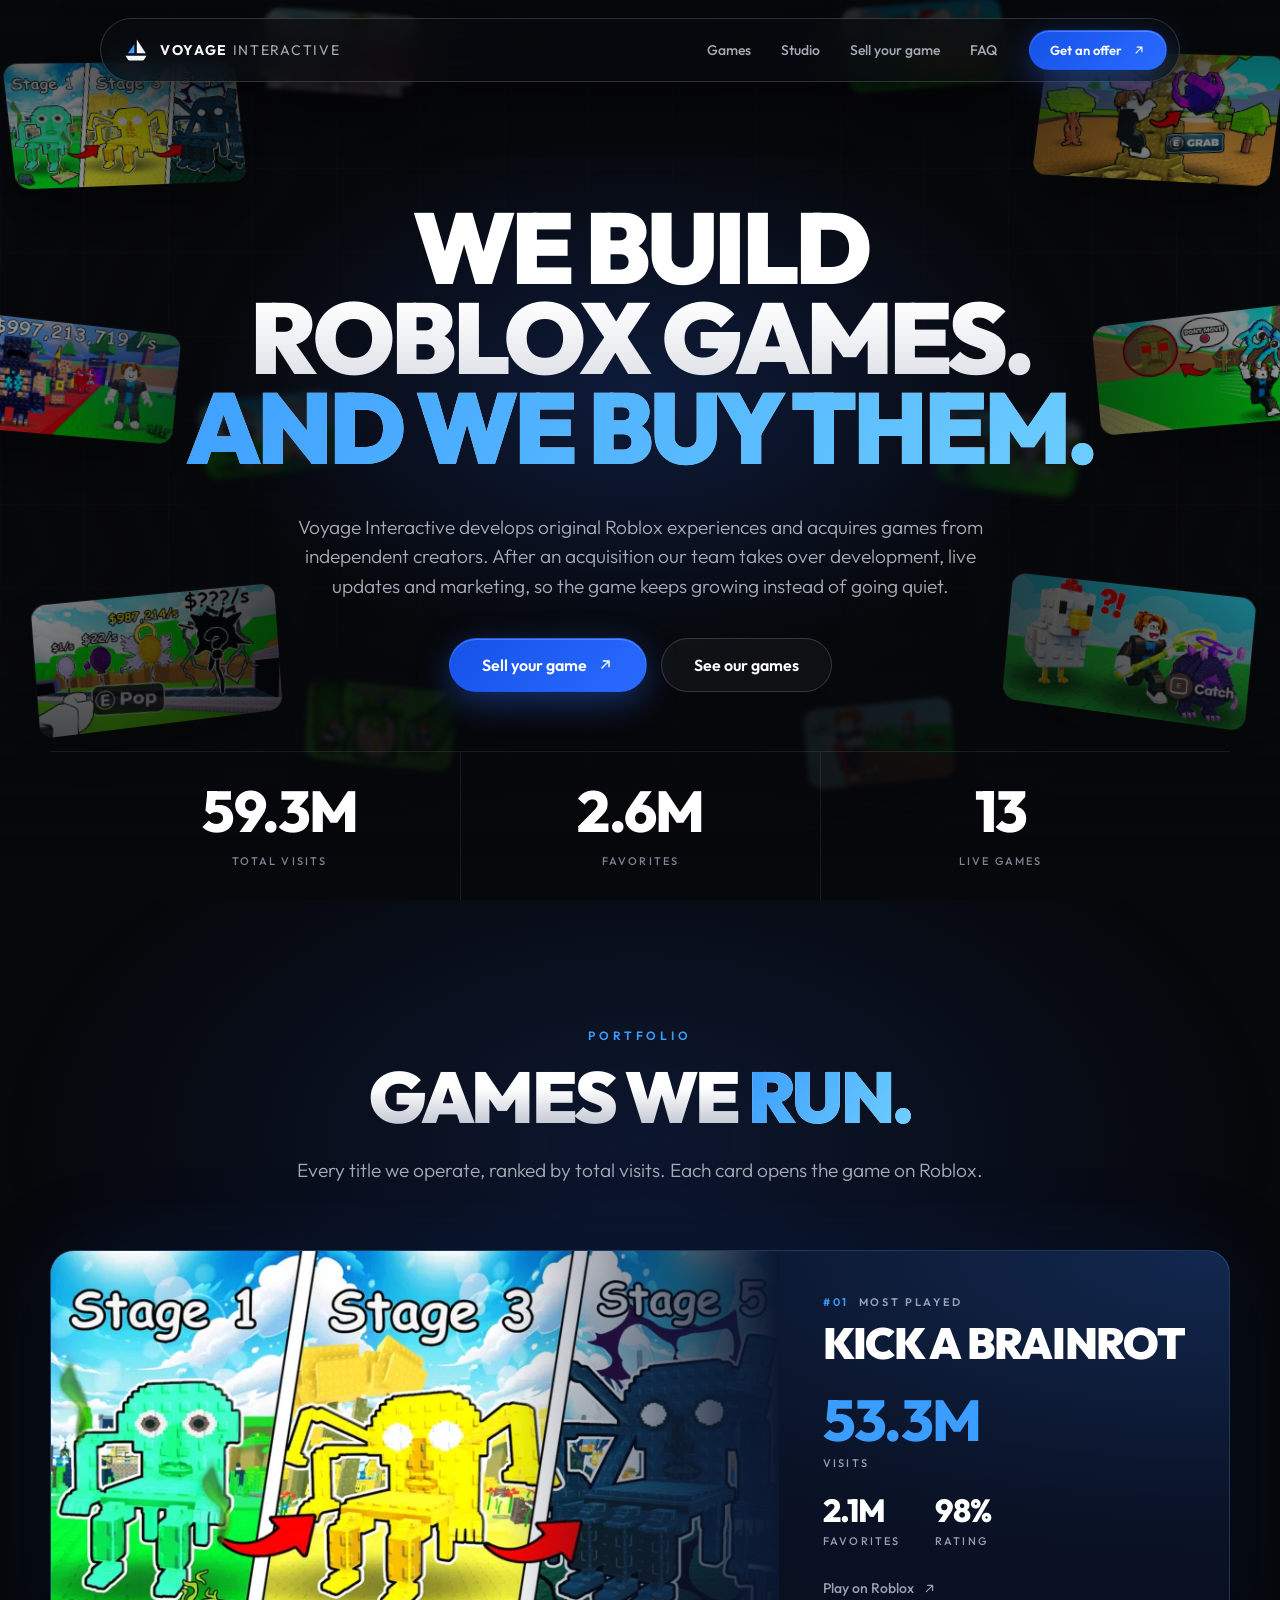
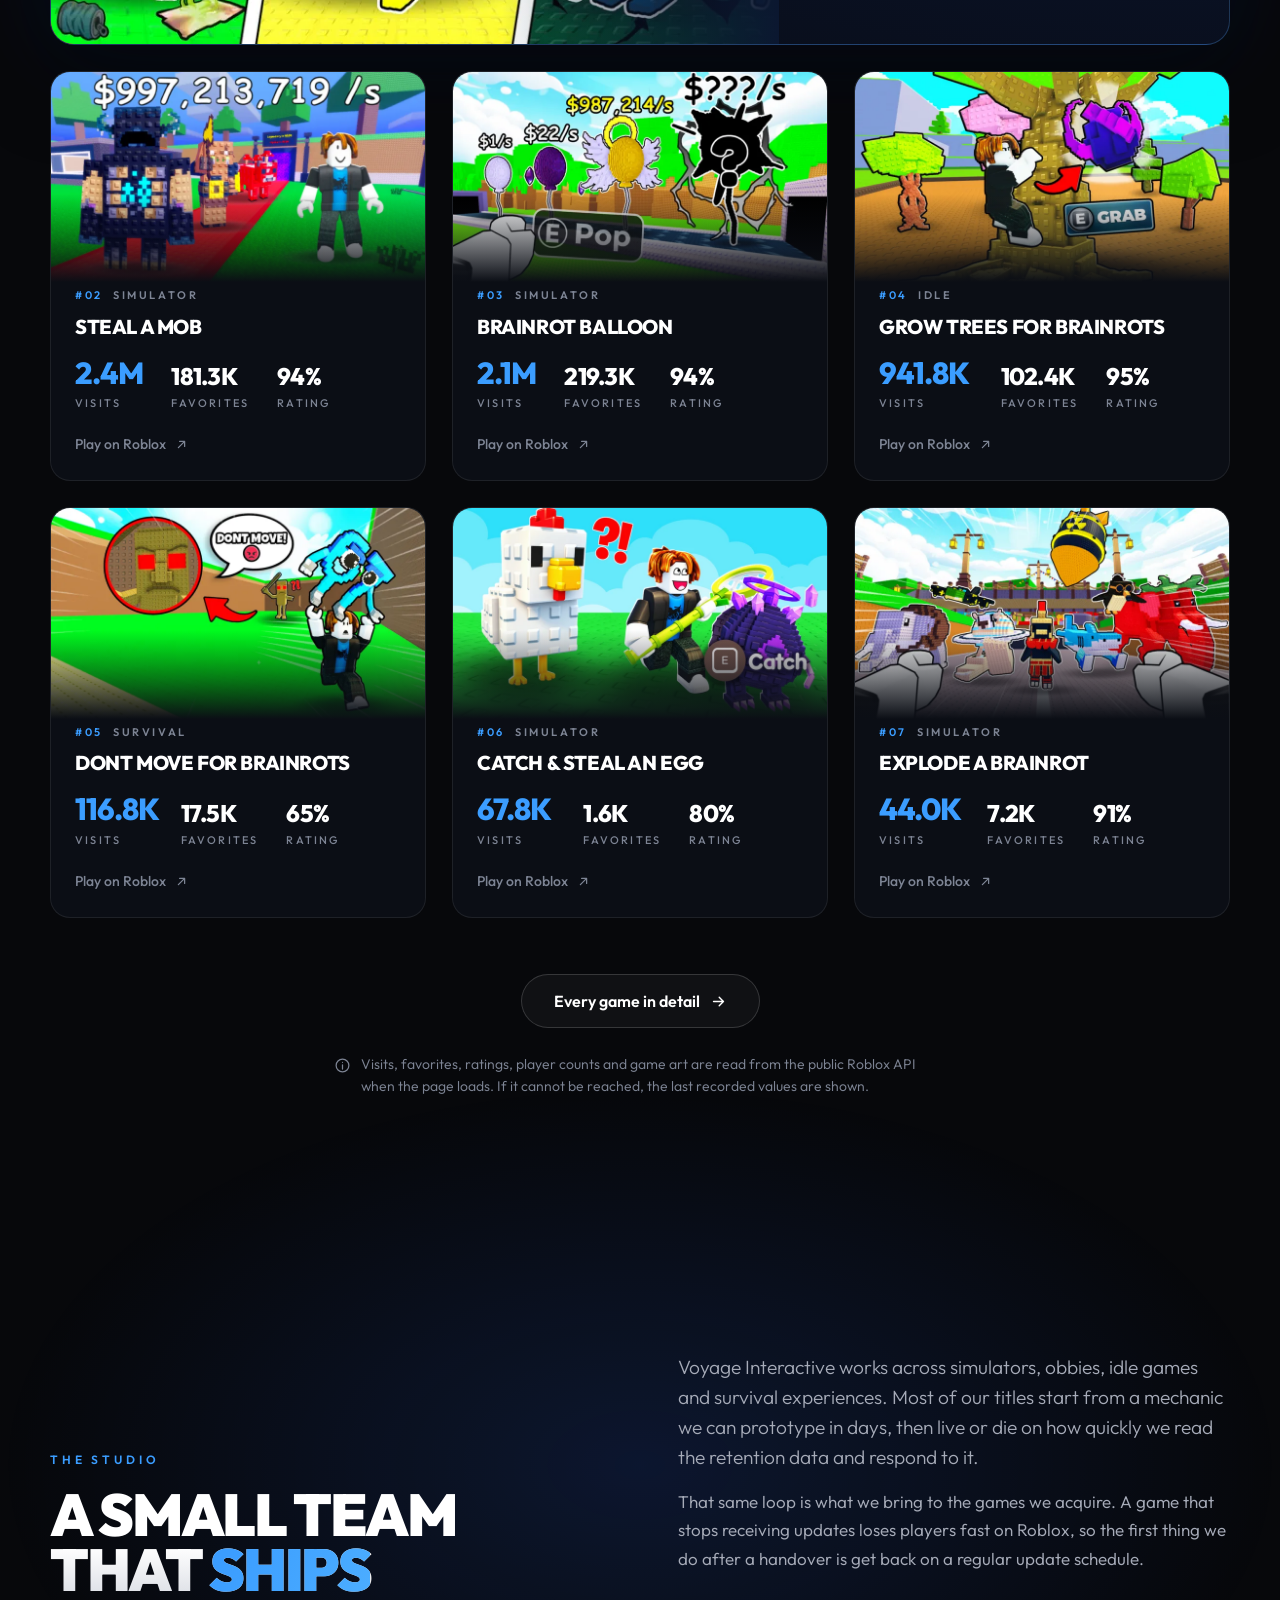
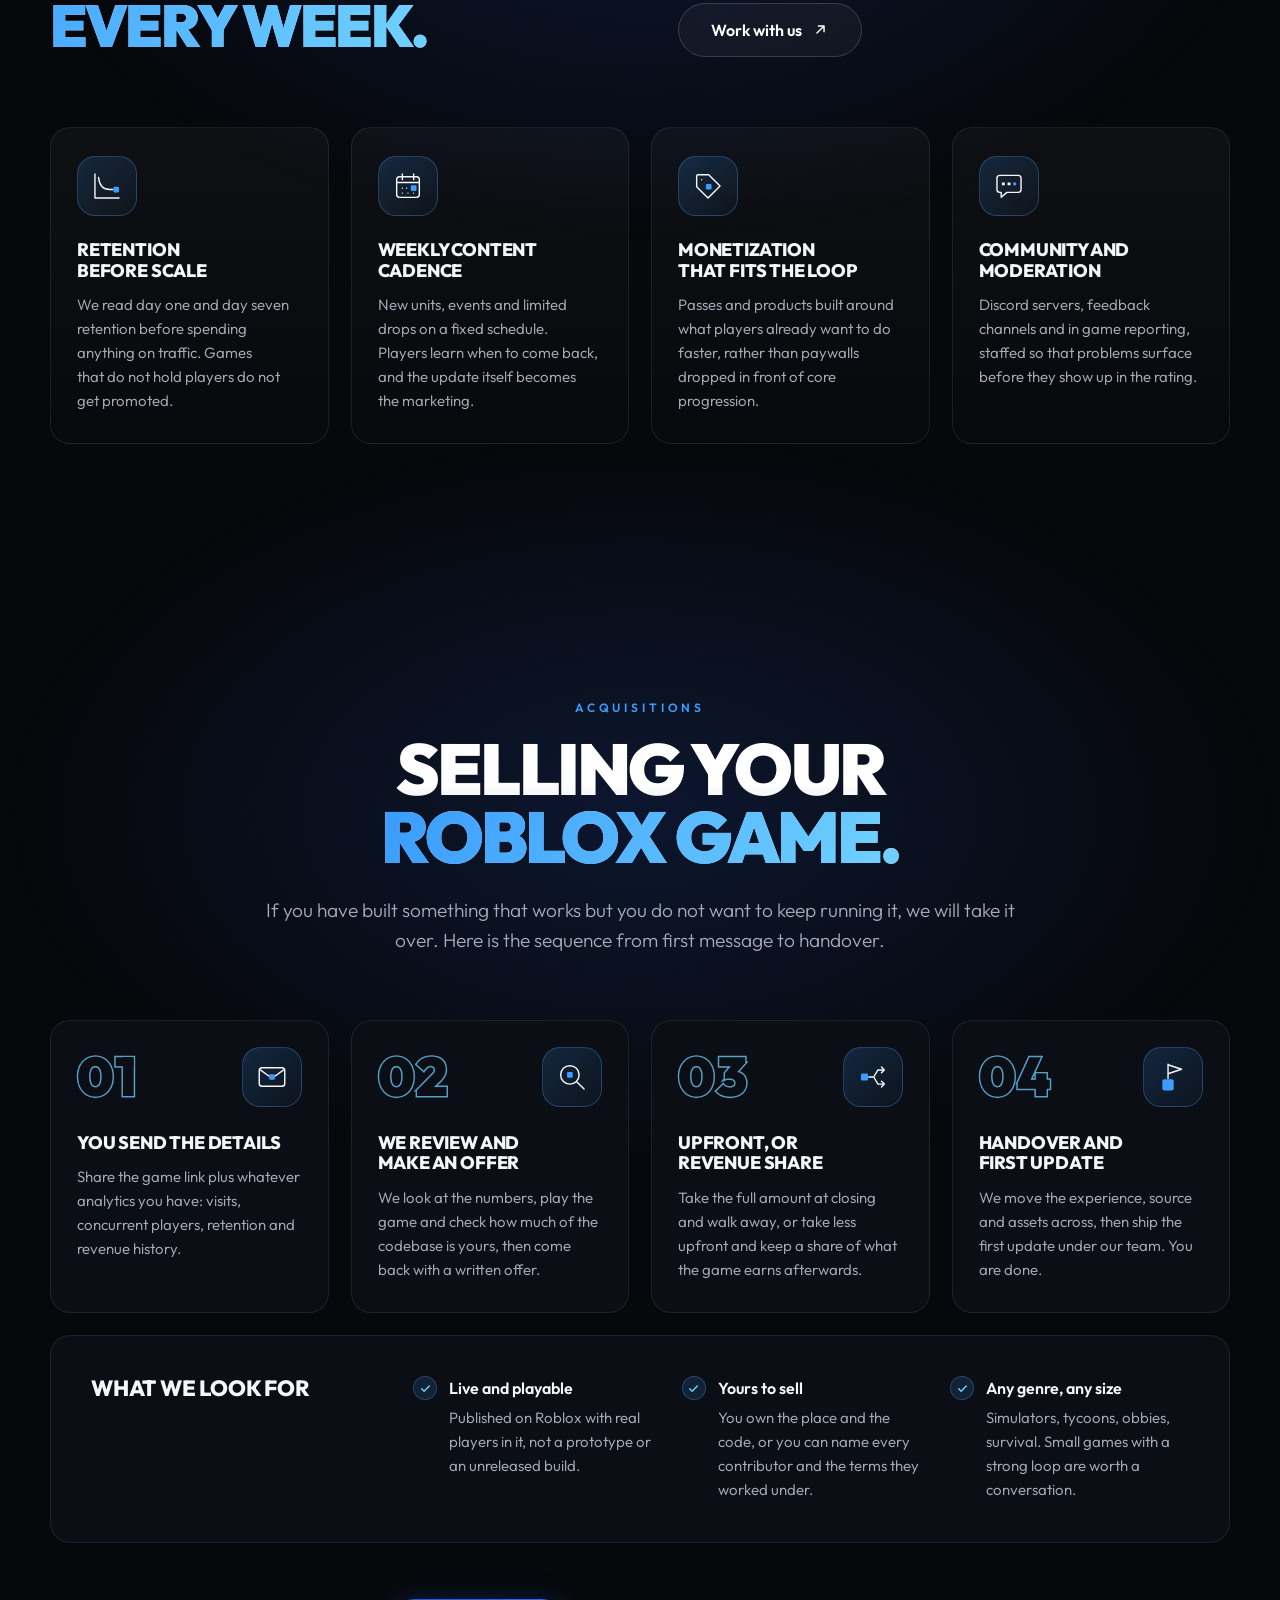
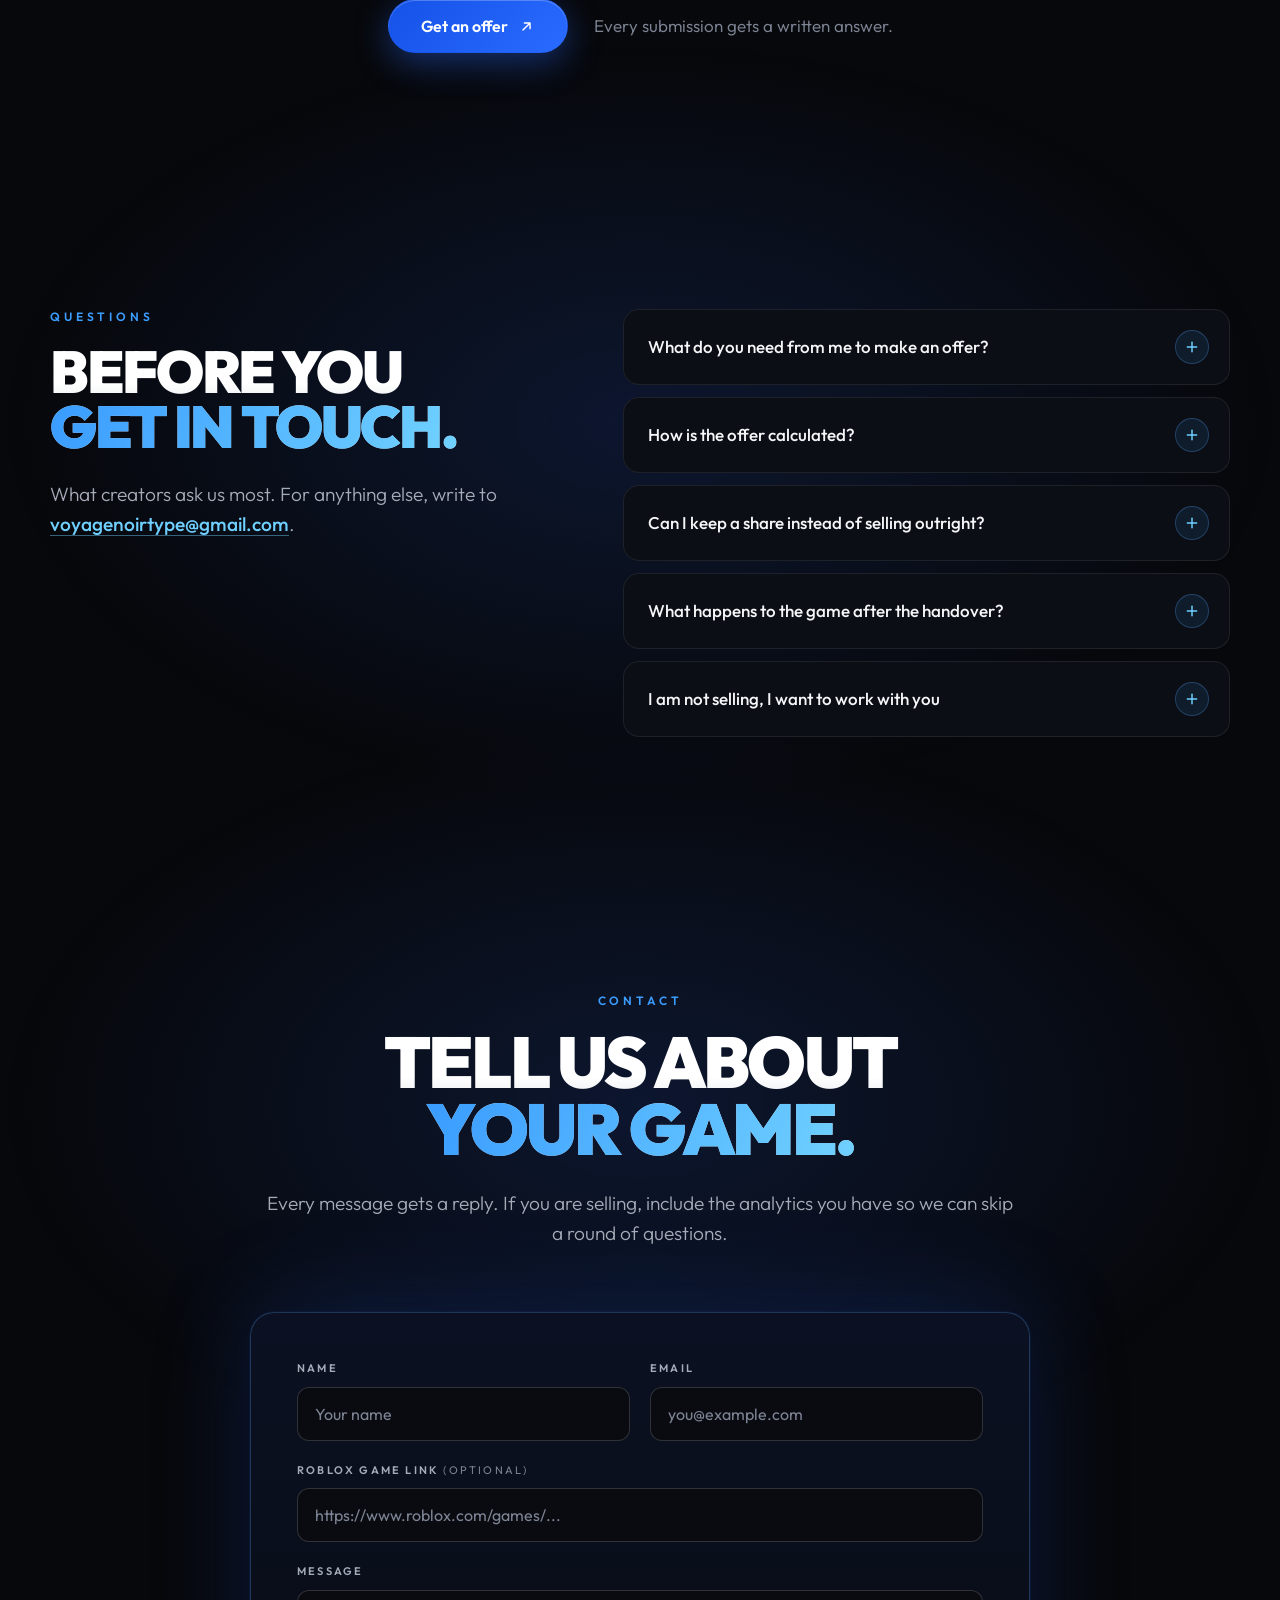
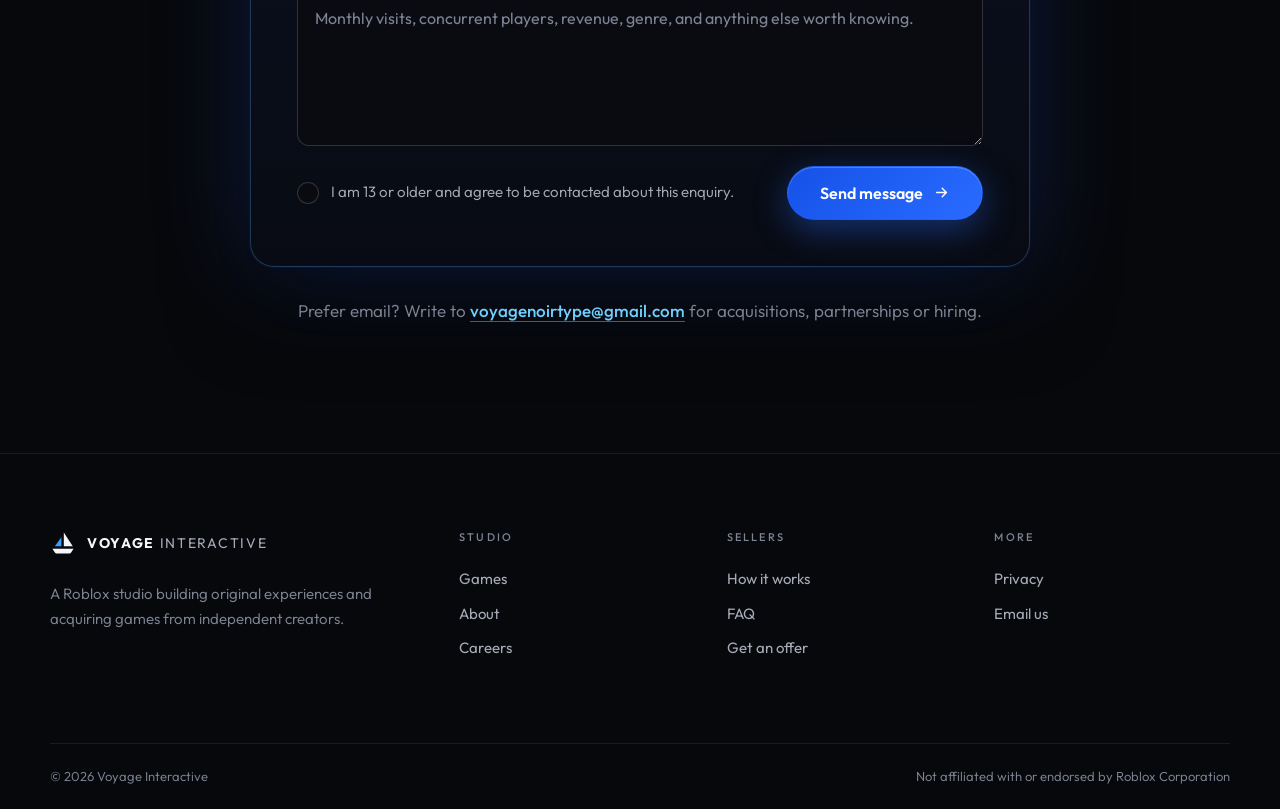
<file: index.html>
<!DOCTYPE html>
<html lang="en">
<head>
  <meta charset="UTF-8" />
  <meta name="viewport" content="width=device-width, initial-scale=1.0" />
  <title>Voyage Interactive | Roblox game studio and acquisitions</title>
  <meta name="description" content="Voyage Interactive builds original Roblox experiences and acquires games from independent developers, then runs the development, updates and marketing that grow them." />
  <meta name="theme-color" content="#07080b" />
  <link rel="canonical" href="https://voyage-interactive.com/" />

  <meta property="og:type"        content="website" />
  <meta property="og:site_name"   content="Voyage Interactive" />
  <meta property="og:url"         content="https://voyage-interactive.com/" />
  <meta property="og:title"       content="Voyage Interactive | Roblox game studio and acquisitions" />
  <meta property="og:description" content="We build original Roblox experiences and acquire games from independent creators, then run the development, updates and marketing that grow them." />
  <meta property="og:image"       content="https://voyage-interactive.com/preview.png?v=903b41a8" />
  <meta property="og:image:width"  content="1200" />
  <meta property="og:image:height" content="630" />

  <meta name="twitter:card"        content="summary_large_image" />
  <meta name="twitter:title"       content="Voyage Interactive | Roblox game studio and acquisitions" />
  <meta name="twitter:description" content="We build original Roblox experiences and acquire games from independent creators." />
  <meta name="twitter:image"       content="https://voyage-interactive.com/preview.png?v=903b41a8" />

  <link rel="icon" type="image/svg+xml" href="favicon.svg?v=c1fb55d5" />
  <link rel="apple-touch-icon" href="apple-touch-icon.png?v=7cc29d2b" />
  <link rel="preconnect" href="https://fonts.googleapis.com" />
  <link rel="preconnect" href="https://fonts.gstatic.com" crossorigin />
  <link href="https://fonts.googleapis.com/css2?family=Outfit:wght@300..900&display=swap" rel="stylesheet" />
  <link rel="stylesheet" href="css/style.css?v=fbaf7f4b" />
  <noscript><style>.hero-wall, #flagship, .games-grid { display: none; } .stat dd { visibility: visible; animation: none; }</style></noscript>
</head>
<body>

<!-- icons:start (generated from img/icons.svg, edit that file and run tools/sync-icons.mjs) -->
<svg class="sprite" width="0" height="0" aria-hidden="true" focusable="false">
  <symbol id="logo" viewBox="0 0 32 32"><path class="ink" d="M17 3v17h11z"/><path class="blk" d="M14 9v11H6z"/><path class="ink" d="M3 23h26l-3.2 5.1a2 2 0 0 1-1.7.9H7.9a2 2 0 0 1-1.7-.9z"/></symbol>
  <symbol id="i-arrow-right" viewBox="0 0 24 24"><path d="M5 12h14M13 6l6 6-6 6"/></symbol>
  <symbol id="i-arrow-up-right" viewBox="0 0 24 24"><path d="M7 17 17 7M9 7h8v8"/></symbol>
  <symbol id="i-chevron-down" viewBox="0 0 24 24"><path d="M6 9l6 6 6-6"/></symbol>
  <symbol id="i-menu" viewBox="0 0 24 24"><path d="M4 8h16M4 16h16"/></symbol>
  <symbol id="i-close" viewBox="0 0 24 24"><path d="M6 6l12 12M18 6 6 18"/></symbol>
  <symbol id="i-check" viewBox="0 0 24 24"><path d="M5 12.5l4.5 4.5L19 7.5"/></symbol>
  <symbol id="i-alert" viewBox="0 0 24 24"><path d="M12 4l9 16H3zM12 10v4M12 17h.01"/></symbol>
  <symbol id="i-info" viewBox="0 0 24 24"><circle cx="12" cy="12" r="9"/><path d="M12 11v6M12 7.5h.01"/></symbol>
  <symbol id="i-mail" viewBox="0 0 24 24"><rect x="3" y="5" width="18" height="14" rx="2.5"/><path d="M4 7.5l8 5.5 8-5.5"/></symbol>
  <symbol id="i-sort" viewBox="0 0 24 24"><path d="M4 7h16M4 12h11M4 17h6"/></symbol>
  <symbol id="p-retention" viewBox="0 0 48 48"><path d="M7 7v34h34M12 12c1 10 6 17 16 17h4"/><rect class="blk" x="33" y="25" width="8" height="8" rx="1.5"/></symbol>
  <symbol id="p-cadence" viewBox="0 0 48 48"><rect x="8" y="11" width="32" height="29" rx="4"/><path d="M8 19h32M16 7v8M32 7v8M16 27h.01M22 27h.01M16 34h.01M24 34h.01M32 34h.01"/><rect class="blk" x="28" y="23" width="8" height="8" rx="1.5"/></symbol>
  <symbol id="p-tag" viewBox="0 0 48 48"><path d="M10 8h15l16 16-17 17L8 25V10a2 2 0 0 1 2-2zM15 15h.01"/><rect class="blk" x="21" y="21" width="8" height="8" rx="1.5"/></symbol>
  <symbol id="p-community" viewBox="0 0 48 48"><path d="M11 9h26a4 4 0 0 1 4 4v16a4 4 0 0 1-4 4H21l-8 7v-7h-2a4 4 0 0 1-4-4V13a4 4 0 0 1 4-4z"/><path class="ink" d="M14 19h4v4h-4zM22 19h4v4h-4z"/><rect class="blk" x="30" y="19" width="4" height="4"/></symbol>
  <symbol id="p-send" viewBox="0 0 48 48"><rect x="6" y="11" width="36" height="26" rx="4"/><path d="M7.5 14l12.5 9M40.5 14 28 23"/><rect class="blk" x="20" y="20" width="8" height="8" rx="1.5"/></symbol>
  <symbol id="p-review" viewBox="0 0 48 48"><circle cx="21" cy="21" r="13"/><path d="M31 31l10 10"/><rect class="blk" x="17" y="17" width="8" height="8" rx="1.5"/></symbol>
  <symbol id="p-offer" viewBox="0 0 48 48"><path d="M18 24h7l6-10h9M25 24l6 10h9M36 10l4 4-4 4M36 30l4 4-4 4"/><rect class="blk" x="7" y="19" width="10" height="10" rx="2"/></symbol>
  <symbol id="p-handover" viewBox="0 0 48 48"><path d="M17 26V6M18 7l18 6-18 6"/><rect class="blk" x="9" y="27" width="16" height="16" rx="2.5"/></symbol>
  <symbol id="p-shield" viewBox="0 0 48 48"><path d="M24 5l15 6v12c0 9-6 15.5-15 20-9-4.5-15-11-15-20V11z"/><rect class="blk" x="20" y="18" width="8" height="8" rx="1.5"/></symbol>
  <symbol id="p-browser" viewBox="0 0 48 48"><rect x="6" y="9" width="36" height="30" rx="4"/><path d="M6 17h36M11 13h.01M15 13h.01M25 25h11M25 31h7"/><rect class="blk" x="12" y="23" width="8" height="8" rx="1.5"/></symbol>
  <symbol id="p-network" viewBox="0 0 48 48"><rect x="7" y="7" width="6" height="6" rx="1.5"/><rect x="35" y="7" width="6" height="6" rx="1.5"/><rect x="21" y="37" width="6" height="6" rx="1.5"/><path d="M19 19l-6-6M29 19l6-6M24 29v8"/><rect class="blk" x="20" y="20" width="8" height="8" rx="1.5"/></symbol>
</svg>
<!-- icons:end -->

<a class="skip-link" href="#main">Skip to content</a>

<header class="nav-bar" id="header">
  <a href="index.html" class="brand" aria-label="Voyage Interactive, home">
    <svg class="icon brand-mark" aria-hidden="true"><use href="#logo"/></svg>
    <span class="brand-name">Voyage <span>Interactive</span></span>
  </a>

  <nav class="nav-links" aria-label="Primary">
    <a href="games.html">Games</a>
    <a href="#studio">Studio</a>
    <a href="#acquisitions">Sell your game</a>
    <a href="#faq">FAQ</a>
  </nav>

  <div class="nav-actions">
    <a href="#contact" class="btn btn--primary btn--sm">
      Get an offer
      <svg class="icon" aria-hidden="true"><use href="#i-arrow-up-right"/></svg>
    </a>
    <button class="icon-btn menu-toggle" type="button" id="menuToggle" aria-label="Open menu" aria-expanded="false" aria-controls="mobileNav">
      <svg class="icon icon-menu" aria-hidden="true"><use href="#i-menu"/></svg>
      <svg class="icon icon-close" aria-hidden="true"><use href="#i-close"/></svg>
    </button>
  </div>
</header>

<nav class="mobile-nav" id="mobileNav" aria-label="Mobile">
  <a href="games.html">Games</a>
  <a href="#studio">Studio</a>
  <a href="#acquisitions">Sell your game</a>
  <a href="#faq">FAQ</a>
  <a href="#contact" class="btn btn--primary">Get an offer</a>
</nav>

<main id="main">

  <!-- ============ HERO ============ -->
  <section class="hero">
    <!-- The games' art, scattered behind the title. Dealt out by
         js/games-data.js from the GAMES list; purely decorative. -->
    <div class="hero-wall" id="heroWall" aria-hidden="true"></div>

    <div class="container hero-inner">
      <h1><span>We build</span> <span>Roblox games.</span> <span class="accent">And we buy them.</span></h1>

      <p class="lede">
        Voyage Interactive develops original Roblox experiences and acquires games from
        independent creators. After an acquisition our team takes over development, live
        updates and marketing, so the game keeps growing instead of going quiet.
      </p>

      <div class="hero-actions">
        <a href="#contact" class="btn btn--primary">
          Sell your game
          <svg class="icon" aria-hidden="true"><use href="#i-arrow-up-right"/></svg>
        </a>
        <a href="#portfolio" class="btn">See our games</a>
      </div>

      <!-- recorded totals; js/games-data.js swaps in live numbers -->
      <dl class="stats">
        <div class="stat">
          <dt class="label">Total visits</dt>
          <dd data-figure="visits">59.3M</dd>
        </div>
        <div class="stat">
          <dt class="label">Favorites</dt>
          <dd data-figure="favorites">2.6M</dd>
        </div>
        <div class="stat">
          <dt class="label">Live games</dt>
          <dd data-figure="games">13</dd>
        </div>
        <div class="stat stat--live" data-live hidden>
          <dt class="label">Playing now</dt>
          <dd data-figure="playing"></dd>
        </div>
      </dl>
    </div>
  </section>

  <!-- ============ GAMES ============ -->
  <section class="section" id="portfolio">
    <div class="container">
      <header class="section-head">
        <p class="kicker">Portfolio</p>
        <h2>Games we <span class="accent">run.</span></h2>
        <p class="lede">Every title we operate, ranked by total visits. Each card opens the game on Roblox.</p>
      </header>

      <div id="flagship"></div>
      <div class="games-grid" id="gamesGrid"></div>
      <noscript><p class="note">The game list is built with JavaScript. <a class="text-link" href="games.html">Open the games page</a> once it is enabled.</p></noscript>

      <div class="section-foot">
        <a href="games.html" class="btn">
          Every game in detail
          <svg class="icon icon--along" aria-hidden="true"><use href="#i-arrow-right"/></svg>
        </a>
        <p class="note">
          <svg class="icon" aria-hidden="true"><use href="#i-info"/></svg>
          <span>
            Visits, favorites, ratings, player counts and game art are read from the public
            Roblox API when the page loads. If it cannot be reached, the last recorded values
            are shown.
          </span>
        </p>
      </div>
    </div>
  </section>

  <!-- ============ STUDIO ============ -->
  <section class="section" id="studio">
    <div class="container">
      <div class="studio">
        <div>
          <p class="kicker">The studio</p>
          <h2>A small team that <span class="accent">ships every week.</span></h2>
        </div>
        <div class="studio-copy">
          <p class="lede">
            Voyage Interactive works across simulators, obbies, idle games and survival experiences.
            Most of our titles start from a mechanic we can prototype in days, then live or
            die on how quickly we read the retention data and respond to it.
          </p>
          <p>
            That same loop is what we bring to the games we acquire. A game that stops
            receiving updates loses players fast on Roblox, so the first thing we do after a
            handover is get back on a regular update schedule.
          </p>
          <a class="btn" href="mailto:voyagenoirtype@gmail.com?subject=Working%20with%20Voyage">
            Work with us
            <svg class="icon" aria-hidden="true"><use href="#i-arrow-up-right"/></svg>
          </a>
        </div>
      </div>

      <div class="features">
        <article class="feature">
          <span class="pict"><svg class="icon" aria-hidden="true"><use href="#p-retention"/></svg></span>
          <h3>Retention before scale</h3>
          <p>We read day one and day seven retention before spending anything on traffic. Games that do not hold players do not get promoted.</p>
        </article>

        <article class="feature">
          <span class="pict"><svg class="icon" aria-hidden="true"><use href="#p-cadence"/></svg></span>
          <h3>Weekly content cadence</h3>
          <p>New units, events and limited drops on a fixed schedule. Players learn when to come back, and the update itself becomes the marketing.</p>
        </article>

        <article class="feature">
          <span class="pict"><svg class="icon" aria-hidden="true"><use href="#p-tag"/></svg></span>
          <h3>Monetization that fits the loop</h3>
          <p>Passes and products built around what players already want to do faster, rather than paywalls dropped in front of core progression.</p>
        </article>

        <article class="feature">
          <span class="pict"><svg class="icon" aria-hidden="true"><use href="#p-community"/></svg></span>
          <h3>Community and moderation</h3>
          <p>Discord servers, feedback channels and in game reporting, staffed so that problems surface before they show up in the rating.</p>
        </article>
      </div>
    </div>
  </section>

  <!-- ============ ACQUISITIONS ============ -->
  <section class="section" id="acquisitions">
    <div class="container">
      <header class="section-head">
        <p class="kicker">Acquisitions</p>
        <h2>Selling your <span class="accent">Roblox game.</span></h2>
        <p class="lede">
          If you have built something that works but you do not want to keep running it,
          we will take it over. Here is the sequence from first message to handover.
        </p>
      </header>

      <ol class="steps">
        <li class="step">
          <div class="step-top">
            <span class="step-num" aria-hidden="true">01</span>
            <span class="pict"><svg class="icon" aria-hidden="true"><use href="#p-send"/></svg></span>
          </div>
          <h3>You send the details</h3>
          <p>Share the game link plus whatever analytics you have: visits, concurrent players, retention and revenue history.</p>
        </li>
        <li class="step">
          <div class="step-top">
            <span class="step-num" aria-hidden="true">02</span>
            <span class="pict"><svg class="icon" aria-hidden="true"><use href="#p-review"/></svg></span>
          </div>
          <h3>We review and make an offer</h3>
          <p>We look at the numbers, play the game and check how much of the codebase is yours, then come back with a written offer.</p>
        </li>
        <li class="step">
          <div class="step-top">
            <span class="step-num" aria-hidden="true">03</span>
            <span class="pict"><svg class="icon" aria-hidden="true"><use href="#p-offer"/></svg></span>
          </div>
          <h3>Upfront, or revenue share</h3>
          <p>Take the full amount at closing and walk away, or take less upfront and keep a share of what the game earns afterwards.</p>
        </li>
        <li class="step">
          <div class="step-top">
            <span class="step-num" aria-hidden="true">04</span>
            <span class="pict"><svg class="icon" aria-hidden="true"><use href="#p-handover"/></svg></span>
          </div>
          <h3>Handover and first update</h3>
          <p>We move the experience, source and assets across, then ship the first update under our team. You are done.</p>
        </li>
      </ol>

      <div class="criteria">
        <h3>What we look for</h3>
        <ul>
          <li>
            <span class="tick"><svg class="icon" aria-hidden="true"><use href="#i-check"/></svg></span>
            <h4>Live and playable</h4>
            <p>Published on Roblox with real players in it, not a prototype or an unreleased build.</p>
          </li>
          <li>
            <span class="tick"><svg class="icon" aria-hidden="true"><use href="#i-check"/></svg></span>
            <h4>Yours to sell</h4>
            <p>You own the place and the code, or you can name every contributor and the terms they worked under.</p>
          </li>
          <li>
            <span class="tick"><svg class="icon" aria-hidden="true"><use href="#i-check"/></svg></span>
            <h4>Any genre, any size</h4>
            <p>Simulators, tycoons, obbies, survival. Small games with a strong loop are worth a conversation.</p>
          </li>
        </ul>
      </div>

      <div class="cta-row">
        <a href="#contact" class="btn btn--primary">
          Get an offer
          <svg class="icon" aria-hidden="true"><use href="#i-arrow-up-right"/></svg>
        </a>
        <p>Every submission gets a written answer.</p>
      </div>
    </div>
  </section>

  <!-- ============ FAQ ============ -->
  <section class="section" id="faq">
    <div class="container faq-layout">
      <div class="faq-intro">
        <p class="kicker">Questions</p>
        <h2>Before you <span class="accent">get in touch.</span></h2>
        <p class="lede">
          What creators ask us most. For anything else, write to
          <a class="text-link" href="mailto:voyagenoirtype@gmail.com">voyagenoirtype@gmail.com</a>.
        </p>
      </div>

      <div class="faq">
        <details>
          <summary>
            What do you need from me to make an offer?
            <span class="faq-toggle" aria-hidden="true"><svg class="icon" viewBox="0 0 24 24"><path class="v" d="M12 5v14"/><path d="M5 12h14"/></svg></span>
          </summary>
          <div class="faq-answer">
            <p>
              The game link and access to your analytics. Visit history, concurrent player
              graphs, retention and revenue over the last few months are what actually
              drive the number. If you do not have all of it, send what you have and we
              will tell you what is missing.
            </p>
          </div>
        </details>

        <details>
          <summary>
            How is the offer calculated?
            <span class="faq-toggle" aria-hidden="true"><svg class="icon" viewBox="0 0 24 24"><path class="v" d="M12 5v14"/><path d="M5 12h14"/></svg></span>
          </summary>
          <div class="faq-answer">
            <p>
              Mainly from recent revenue and how stable it is, adjusted for how much work
              the game needs before it can scale. A title with flat revenue and clean code
              is worth more to us than one with a spike from a single viral video. We
              explain the reasoning with every offer.
            </p>
          </div>
        </details>

        <details>
          <summary>
            Can I keep a share instead of selling outright?
            <span class="faq-toggle" aria-hidden="true"><svg class="icon" viewBox="0 0 24 24"><path class="v" d="M12 5v14"/><path d="M5 12h14"/></svg></span>
          </summary>
          <div class="faq-answer">
            <p>
              Yes. You can take a lower payment at closing and keep an agreed percentage of
              net revenue afterwards. It suits creators who believe the game has room to
              grow and want exposure to that without doing the work.
            </p>
          </div>
        </details>

        <details>
          <summary>
            What happens to the game after the handover?
            <span class="faq-toggle" aria-hidden="true"><svg class="icon" viewBox="0 0 24 24"><path class="v" d="M12 5v14"/><path d="M5 12h14"/></svg></span>
          </summary>
          <div class="faq-answer">
            <p>
              It goes on our update schedule. We keep the core loop that made it work and
              build on it rather than rewriting the game into something players do not
              recognise. Existing purchases and player progress are preserved.
            </p>
          </div>
        </details>

        <details>
          <summary>
            I am not selling, I want to work with you
            <span class="faq-toggle" aria-hidden="true"><svg class="icon" viewBox="0 0 24 24"><path class="v" d="M12 5v14"/><path d="M5 12h14"/></svg></span>
          </summary>
          <div class="faq-answer">
            <p>
              Use the same form or email us directly. Tell us what you do, scripting,
              modelling, UI, animation or live ops, and include a portfolio or a place we
              can go and play something you made.
            </p>
          </div>
        </details>
      </div>
    </div>
  </section>

  <!-- ============ CONTACT ============ -->
  <section class="section" id="contact">
    <div class="container">
      <header class="section-head">
        <p class="kicker">Contact</p>
        <h2>Tell us about <span class="accent">your game.</span></h2>
        <p class="lede">
          Every message gets a reply. If you are selling, include the analytics you have
          so we can skip a round of questions.
        </p>
      </header>

      <div class="form-card">
        <form class="form" id="contactForm" novalidate>
          <div class="form-row">
            <div class="field">
              <label for="name">Name</label>
              <input type="text" id="name" name="name" autocomplete="name" placeholder="Your name" required />
            </div>
            <div class="field">
              <label for="email">Email</label>
              <input type="email" id="email" name="email" autocomplete="email" placeholder="you@example.com" required />
            </div>
          </div>

          <div class="field">
            <label for="gameLink">Roblox game link <span class="optional">(optional)</span></label>
            <input type="url" id="gameLink" name="game_link" placeholder="https://www.roblox.com/games/..." />
          </div>

          <div class="field">
            <label for="message">Message</label>
            <textarea id="message" name="message" rows="5" placeholder="Monthly visits, concurrent players, revenue, genre, and anything else worth knowing." required></textarea>
          </div>

          <div class="hp" aria-hidden="true">
            <label for="company">Company</label>
            <input type="text" id="company" name="company" tabindex="-1" autocomplete="off" />
          </div>

          <p class="form-status" id="formStatus" role="status" aria-live="polite" hidden>
            <svg class="icon icon-check" aria-hidden="true"><use href="#i-check"/></svg>
            <svg class="icon icon-alert" aria-hidden="true"><use href="#i-alert"/></svg>
            <span></span>
          </p>

          <div class="form-foot">
            <label class="consent" for="age">
              <input type="checkbox" id="age" name="age_confirm" required />
              <span>I am 13 or older and agree to be contacted about this enquiry.</span>
            </label>

            <button type="submit" class="btn btn--primary" id="submitBtn">
              <span>Send message</span>
              <svg class="icon icon--along" aria-hidden="true"><use href="#i-arrow-right"/></svg>
            </button>
          </div>
        </form>
      </div>

      <p class="contact-direct">
        Prefer email? Write to
        <a class="text-link" href="mailto:voyagenoirtype@gmail.com">voyagenoirtype@gmail.com</a>
        for acquisitions, partnerships or hiring.
      </p>
    </div>
  </section>

</main>

<footer class="footer">
  <div class="container footer-top">
    <div class="footer-brand">
      <a href="index.html" class="brand" aria-label="Voyage Interactive, home">
        <svg class="icon brand-mark" aria-hidden="true"><use href="#logo"/></svg>
        <span class="brand-name">Voyage <span>Interactive</span></span>
      </a>
      <p>A Roblox studio building original experiences and acquiring games from independent creators.</p>
    </div>

    <div class="footer-col">
      <h4 class="label">Studio</h4>
      <a href="games.html">Games</a>
      <a href="index.html#studio">About</a>
      <a href="mailto:voyagenoirtype@gmail.com?subject=Working%20with%20Voyage">Careers</a>
    </div>

    <div class="footer-col">
      <h4 class="label">Sellers</h4>
      <a href="index.html#acquisitions">How it works</a>
      <a href="index.html#faq">FAQ</a>
      <a href="index.html#contact">Get an offer</a>
    </div>

    <div class="footer-col">
      <h4 class="label">More</h4>
      <a href="privacy.html">Privacy</a>
      <a href="mailto:voyagenoirtype@gmail.com">Email us</a>
    </div>
  </div>

  <div class="container footer-bottom">
    <p>&copy; <span id="year">2026</span> Voyage Interactive</p>
    <p>Not affiliated with or endorsed by Roblox Corporation</p>
  </div>
</footer>

<script src="js/games-data.js?v=fdab37c9"></script>
<script src="js/script.js?v=ab7e600d"></script>
</body>
</html>
</file>
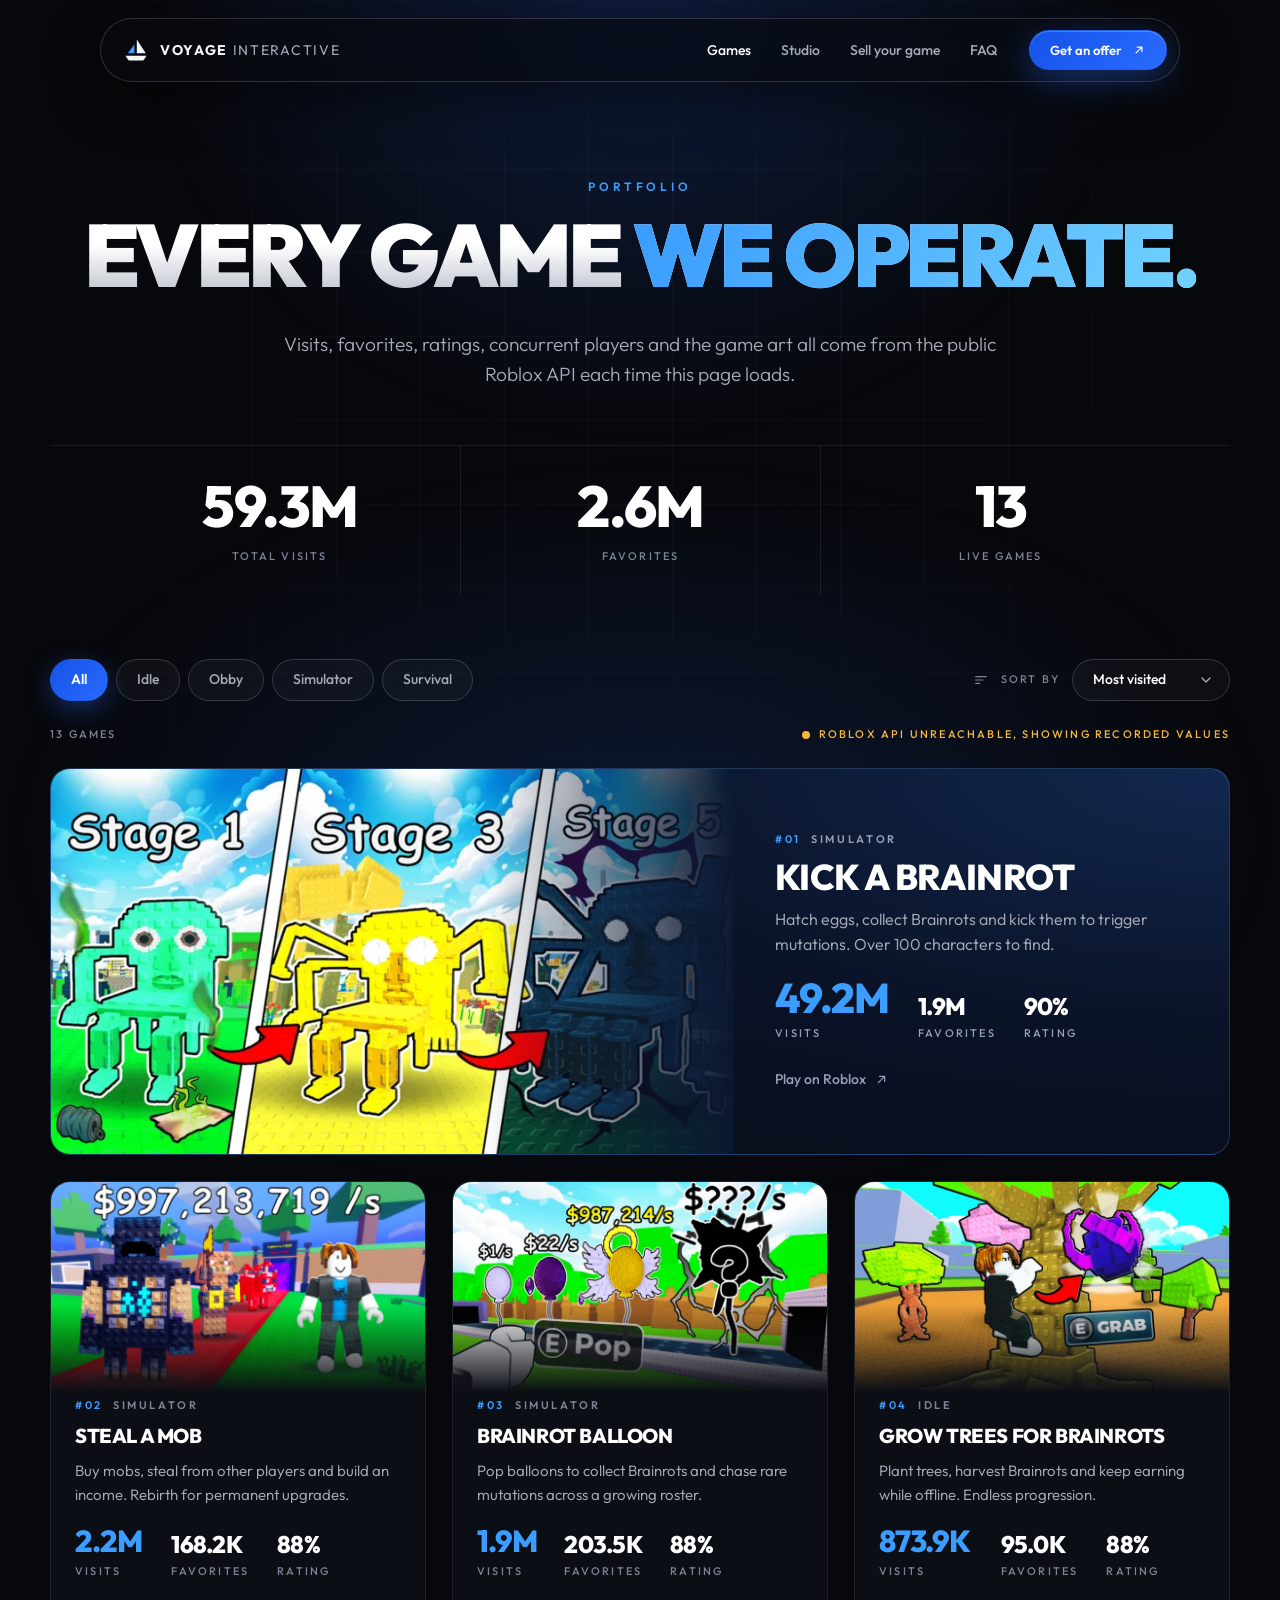
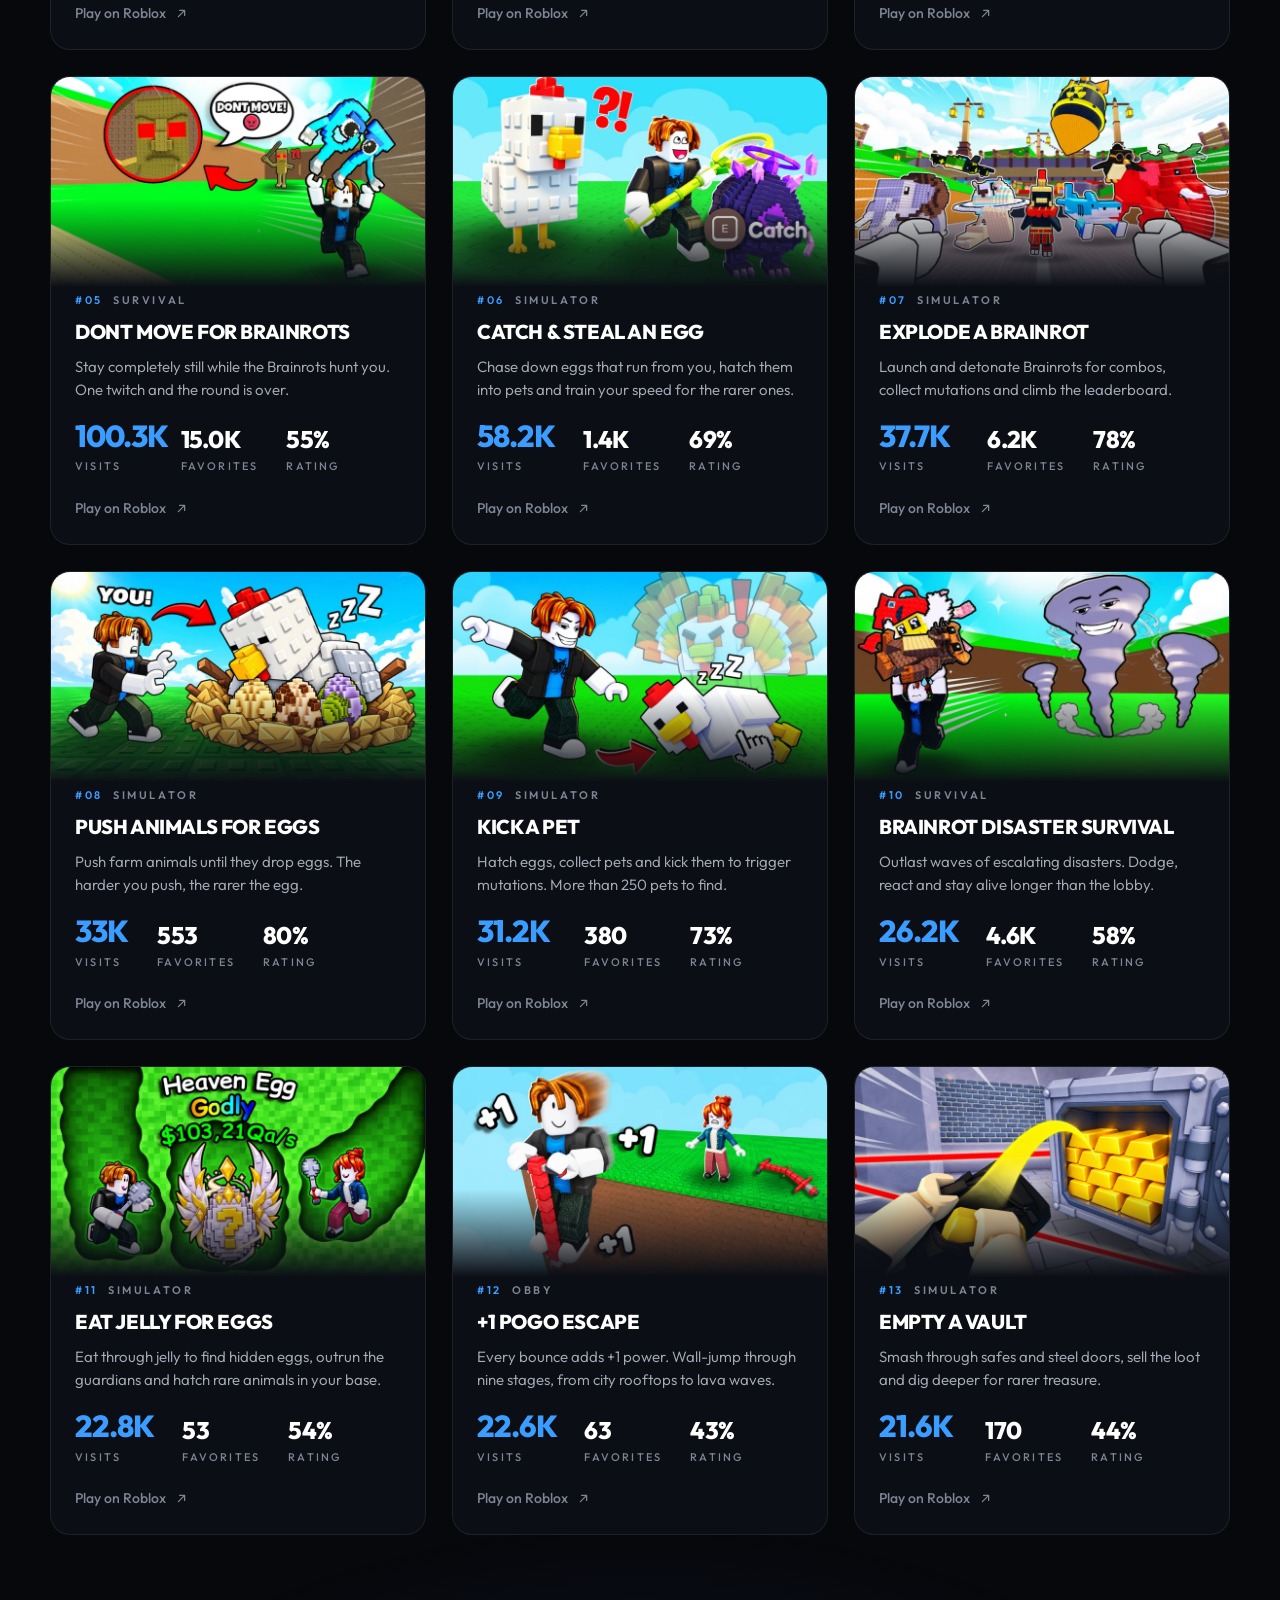
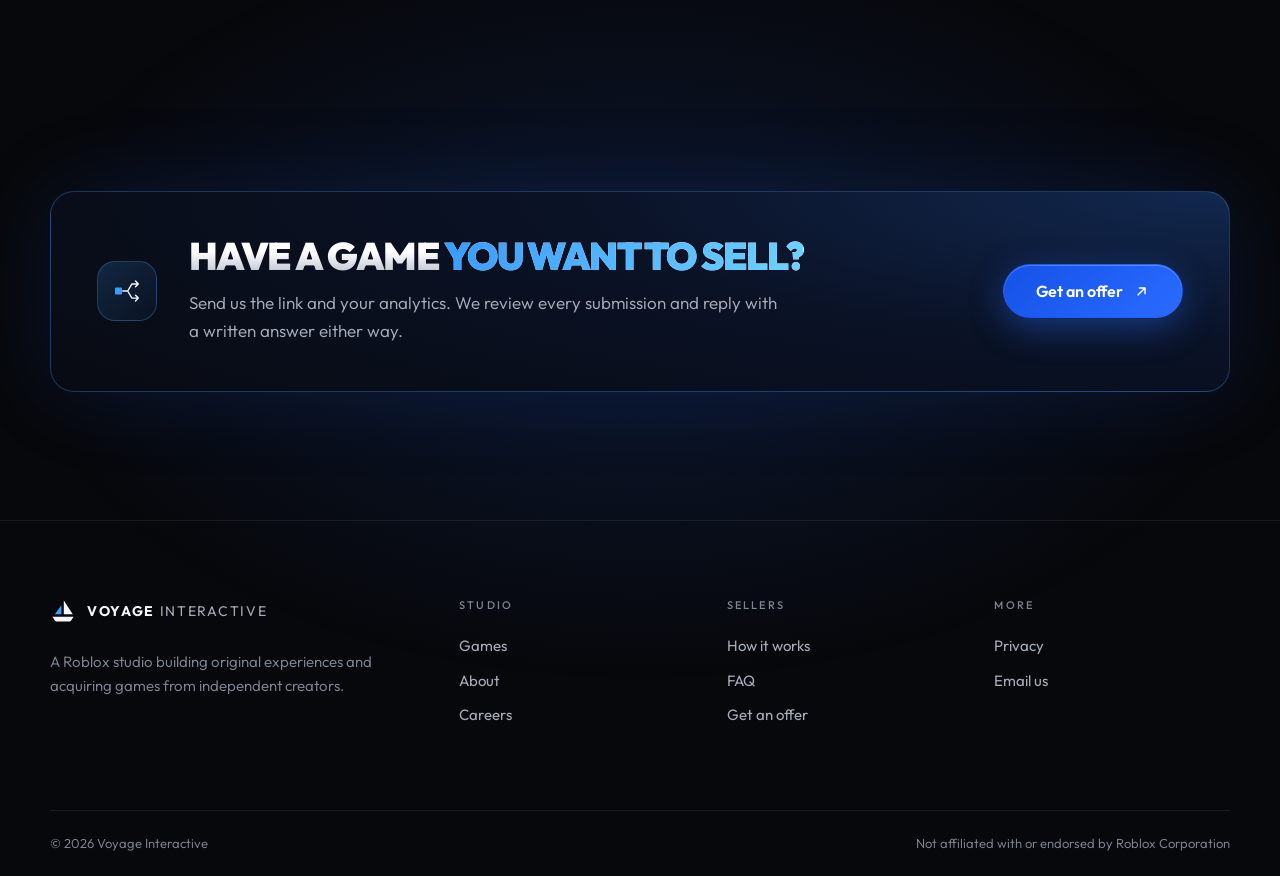
<file: games.html>
<!DOCTYPE html>
<html lang="en">
<head>
  <meta charset="UTF-8" />
  <meta name="viewport" content="width=device-width, initial-scale=1.0" />
  <title>Games | Voyage Interactive</title>
  <meta name="description" content="Every Roblox experience operated by Voyage Interactive, with visit counts, favorites and concurrent players read from the public Roblox API." />
  <meta name="theme-color" content="#07080b" />
  <link rel="canonical" href="https://voyage-interactive.com/games.html" />

  <meta property="og:type"        content="website" />
  <meta property="og:site_name"   content="Voyage Interactive" />
  <meta property="og:url"         content="https://voyage-interactive.com/games.html" />
  <meta property="og:title"       content="Games | Voyage Interactive" />
  <meta property="og:description" content="Every Roblox experience operated by Voyage Interactive." />
  <meta property="og:image"       content="https://voyage-interactive.com/preview.png?v=903b41a8" />
  <meta property="og:image:width"  content="1200" />
  <meta property="og:image:height" content="630" />
  <meta name="twitter:card"       content="summary_large_image" />

  <link rel="icon" type="image/svg+xml" href="favicon.svg?v=c1fb55d5" />
  <link rel="apple-touch-icon" href="apple-touch-icon.png?v=7cc29d2b" />
  <link rel="preconnect" href="https://fonts.googleapis.com" />
  <link rel="preconnect" href="https://fonts.gstatic.com" crossorigin />
  <link href="https://fonts.googleapis.com/css2?family=Outfit:wght@300..900&display=swap" rel="stylesheet" />
  <link rel="stylesheet" href="css/style.css?v=fbaf7f4b" />
  <link rel="stylesheet" href="css/games.css?v=68fa09c7" />
  <noscript><style>.games-grid, .toolbar, .list-meta { display: none; } .stat dd { visibility: visible; animation: none; }</style></noscript>
</head>
<body>

<!-- icons:start (generated from img/icons.svg, edit that file and run tools/sync-icons.mjs) -->
<svg class="sprite" width="0" height="0" aria-hidden="true" focusable="false">
  <symbol id="logo" viewBox="0 0 32 32"><path class="ink" d="M17 3v17h11z"/><path class="blk" d="M14 9v11H6z"/><path class="ink" d="M3 23h26l-3.2 5.1a2 2 0 0 1-1.7.9H7.9a2 2 0 0 1-1.7-.9z"/></symbol>
  <symbol id="i-arrow-right" viewBox="0 0 24 24"><path d="M5 12h14M13 6l6 6-6 6"/></symbol>
  <symbol id="i-arrow-up-right" viewBox="0 0 24 24"><path d="M7 17 17 7M9 7h8v8"/></symbol>
  <symbol id="i-chevron-down" viewBox="0 0 24 24"><path d="M6 9l6 6 6-6"/></symbol>
  <symbol id="i-menu" viewBox="0 0 24 24"><path d="M4 8h16M4 16h16"/></symbol>
  <symbol id="i-close" viewBox="0 0 24 24"><path d="M6 6l12 12M18 6 6 18"/></symbol>
  <symbol id="i-check" viewBox="0 0 24 24"><path d="M5 12.5l4.5 4.5L19 7.5"/></symbol>
  <symbol id="i-alert" viewBox="0 0 24 24"><path d="M12 4l9 16H3zM12 10v4M12 17h.01"/></symbol>
  <symbol id="i-info" viewBox="0 0 24 24"><circle cx="12" cy="12" r="9"/><path d="M12 11v6M12 7.5h.01"/></symbol>
  <symbol id="i-mail" viewBox="0 0 24 24"><rect x="3" y="5" width="18" height="14" rx="2.5"/><path d="M4 7.5l8 5.5 8-5.5"/></symbol>
  <symbol id="i-sort" viewBox="0 0 24 24"><path d="M4 7h16M4 12h11M4 17h6"/></symbol>
  <symbol id="p-retention" viewBox="0 0 48 48"><path d="M7 7v34h34M12 12c1 10 6 17 16 17h4"/><rect class="blk" x="33" y="25" width="8" height="8" rx="1.5"/></symbol>
  <symbol id="p-cadence" viewBox="0 0 48 48"><rect x="8" y="11" width="32" height="29" rx="4"/><path d="M8 19h32M16 7v8M32 7v8M16 27h.01M22 27h.01M16 34h.01M24 34h.01M32 34h.01"/><rect class="blk" x="28" y="23" width="8" height="8" rx="1.5"/></symbol>
  <symbol id="p-tag" viewBox="0 0 48 48"><path d="M10 8h15l16 16-17 17L8 25V10a2 2 0 0 1 2-2zM15 15h.01"/><rect class="blk" x="21" y="21" width="8" height="8" rx="1.5"/></symbol>
  <symbol id="p-community" viewBox="0 0 48 48"><path d="M11 9h26a4 4 0 0 1 4 4v16a4 4 0 0 1-4 4H21l-8 7v-7h-2a4 4 0 0 1-4-4V13a4 4 0 0 1 4-4z"/><path class="ink" d="M14 19h4v4h-4zM22 19h4v4h-4z"/><rect class="blk" x="30" y="19" width="4" height="4"/></symbol>
  <symbol id="p-send" viewBox="0 0 48 48"><rect x="6" y="11" width="36" height="26" rx="4"/><path d="M7.5 14l12.5 9M40.5 14 28 23"/><rect class="blk" x="20" y="20" width="8" height="8" rx="1.5"/></symbol>
  <symbol id="p-review" viewBox="0 0 48 48"><circle cx="21" cy="21" r="13"/><path d="M31 31l10 10"/><rect class="blk" x="17" y="17" width="8" height="8" rx="1.5"/></symbol>
  <symbol id="p-offer" viewBox="0 0 48 48"><path d="M18 24h7l6-10h9M25 24l6 10h9M36 10l4 4-4 4M36 30l4 4-4 4"/><rect class="blk" x="7" y="19" width="10" height="10" rx="2"/></symbol>
  <symbol id="p-handover" viewBox="0 0 48 48"><path d="M17 26V6M18 7l18 6-18 6"/><rect class="blk" x="9" y="27" width="16" height="16" rx="2.5"/></symbol>
  <symbol id="p-shield" viewBox="0 0 48 48"><path d="M24 5l15 6v12c0 9-6 15.5-15 20-9-4.5-15-11-15-20V11z"/><rect class="blk" x="20" y="18" width="8" height="8" rx="1.5"/></symbol>
  <symbol id="p-browser" viewBox="0 0 48 48"><rect x="6" y="9" width="36" height="30" rx="4"/><path d="M6 17h36M11 13h.01M15 13h.01M25 25h11M25 31h7"/><rect class="blk" x="12" y="23" width="8" height="8" rx="1.5"/></symbol>
  <symbol id="p-network" viewBox="0 0 48 48"><rect x="7" y="7" width="6" height="6" rx="1.5"/><rect x="35" y="7" width="6" height="6" rx="1.5"/><rect x="21" y="37" width="6" height="6" rx="1.5"/><path d="M19 19l-6-6M29 19l6-6M24 29v8"/><rect class="blk" x="20" y="20" width="8" height="8" rx="1.5"/></symbol>
</svg>
<!-- icons:end -->

<a class="skip-link" href="#main">Skip to content</a>

<header class="nav-bar" id="header">
  <a href="index.html" class="brand" aria-label="Voyage Interactive, home">
    <svg class="icon brand-mark" aria-hidden="true"><use href="#logo"/></svg>
    <span class="brand-name">Voyage <span>Interactive</span></span>
  </a>

  <nav class="nav-links" aria-label="Primary">
    <a href="games.html" aria-current="page">Games</a>
    <a href="index.html#studio">Studio</a>
    <a href="index.html#acquisitions">Sell your game</a>
    <a href="index.html#faq">FAQ</a>
  </nav>

  <div class="nav-actions">
    <a href="index.html#contact" class="btn btn--primary btn--sm">
      Get an offer
      <svg class="icon" aria-hidden="true"><use href="#i-arrow-up-right"/></svg>
    </a>
    <button class="icon-btn menu-toggle" type="button" id="menuToggle" aria-label="Open menu" aria-expanded="false" aria-controls="mobileNav">
      <svg class="icon icon-menu" aria-hidden="true"><use href="#i-menu"/></svg>
      <svg class="icon icon-close" aria-hidden="true"><use href="#i-close"/></svg>
    </button>
  </div>
</header>

<nav class="mobile-nav" id="mobileNav" aria-label="Mobile">
  <a href="games.html" aria-current="page">Games</a>
  <a href="index.html#studio">Studio</a>
  <a href="index.html#acquisitions">Sell your game</a>
  <a href="index.html#faq">FAQ</a>
  <a href="index.html#contact" class="btn btn--primary">Get an offer</a>
</nav>

<main id="main">

  <section class="page-head">
    <div class="container">
      <p class="kicker">Portfolio</p>
      <h1>Every game <span class="accent">we operate.</span></h1>
      <p class="lede">
        Visits, favorites, ratings, concurrent players and the game art all come from the
        public Roblox API each time this page loads.
      </p>

      <!-- recorded totals; js/games-data.js swaps in live numbers -->
      <dl class="stats">
        <div class="stat">
          <dt class="label">Total visits</dt>
          <dd data-figure="visits">59.3M</dd>
        </div>
        <div class="stat">
          <dt class="label">Favorites</dt>
          <dd data-figure="favorites">2.6M</dd>
        </div>
        <div class="stat">
          <dt class="label">Live games</dt>
          <dd data-figure="games">13</dd>
        </div>
        <div class="stat stat--live" data-live hidden>
          <dt class="label">Playing now</dt>
          <dd data-figure="playing"></dd>
        </div>
      </dl>
    </div>
  </section>

  <section class="section games-list" aria-labelledby="listTitle">
    <div class="container">
      <h2 class="sr-only" id="listTitle">Games</h2>

      <div class="toolbar">
        <div class="filter-set" id="genreFilter" role="group" aria-label="Filter by genre"></div>

        <label class="sort" for="sortBy">
          <svg class="icon" aria-hidden="true"><use href="#i-sort"/></svg>
          <span class="label">Sort by</span>
          <span class="sort-field">
            <select id="sortBy">
              <option value="visits">Most visited</option>
              <option value="rating">Highest rated</option>
              <option value="favorites">Most favorited</option>
              <option value="playing">Playing now</option>
              <option value="title">Name, A to Z</option>
            </select>
            <svg class="icon" aria-hidden="true"><use href="#i-chevron-down"/></svg>
          </span>
        </label>
      </div>

      <div class="list-meta">
        <span class="label" id="resultCount" aria-live="polite">13 games</span>
        <span class="source-state" id="sourceState"><span id="sourceText">Loading live stats</span></span>
      </div>

      <div class="games-grid" id="gamesList"></div>
      <noscript><p class="note">The game list is built with JavaScript, which is switched off in this browser.</p></noscript>
    </div>
  </section>

  <section class="section">
    <div class="container">
      <div class="callout">
        <span class="pict"><svg class="icon" aria-hidden="true"><use href="#p-offer"/></svg></span>
        <div>
          <h2>Have a game <span class="accent">you want to sell?</span></h2>
          <p>Send us the link and your analytics. We review every submission and reply with a written answer either way.</p>
        </div>
        <a href="index.html#contact" class="btn btn--primary">
          Get an offer
          <svg class="icon" aria-hidden="true"><use href="#i-arrow-up-right"/></svg>
        </a>
      </div>
    </div>
  </section>

</main>

<footer class="footer">
  <div class="container footer-top">
    <div class="footer-brand">
      <a href="index.html" class="brand" aria-label="Voyage Interactive, home">
        <svg class="icon brand-mark" aria-hidden="true"><use href="#logo"/></svg>
        <span class="brand-name">Voyage <span>Interactive</span></span>
      </a>
      <p>A Roblox studio building original experiences and acquiring games from independent creators.</p>
    </div>

    <div class="footer-col">
      <h4 class="label">Studio</h4>
      <a href="games.html" aria-current="page">Games</a>
      <a href="index.html#studio">About</a>
      <a href="mailto:voyagenoirtype@gmail.com?subject=Working%20with%20Voyage">Careers</a>
    </div>

    <div class="footer-col">
      <h4 class="label">Sellers</h4>
      <a href="index.html#acquisitions">How it works</a>
      <a href="index.html#faq">FAQ</a>
      <a href="index.html#contact">Get an offer</a>
    </div>

    <div class="footer-col">
      <h4 class="label">More</h4>
      <a href="privacy.html">Privacy</a>
      <a href="mailto:voyagenoirtype@gmail.com">Email us</a>
    </div>
  </div>

  <div class="container footer-bottom">
    <p>&copy; <span id="year">2026</span> Voyage Interactive</p>
    <p>Not affiliated with or endorsed by Roblox Corporation</p>
  </div>
</footer>

<script src="js/games-data.js?v=fdab37c9"></script>
<script src="js/script.js?v=ab7e600d"></script>
</body>
</html>
</file>
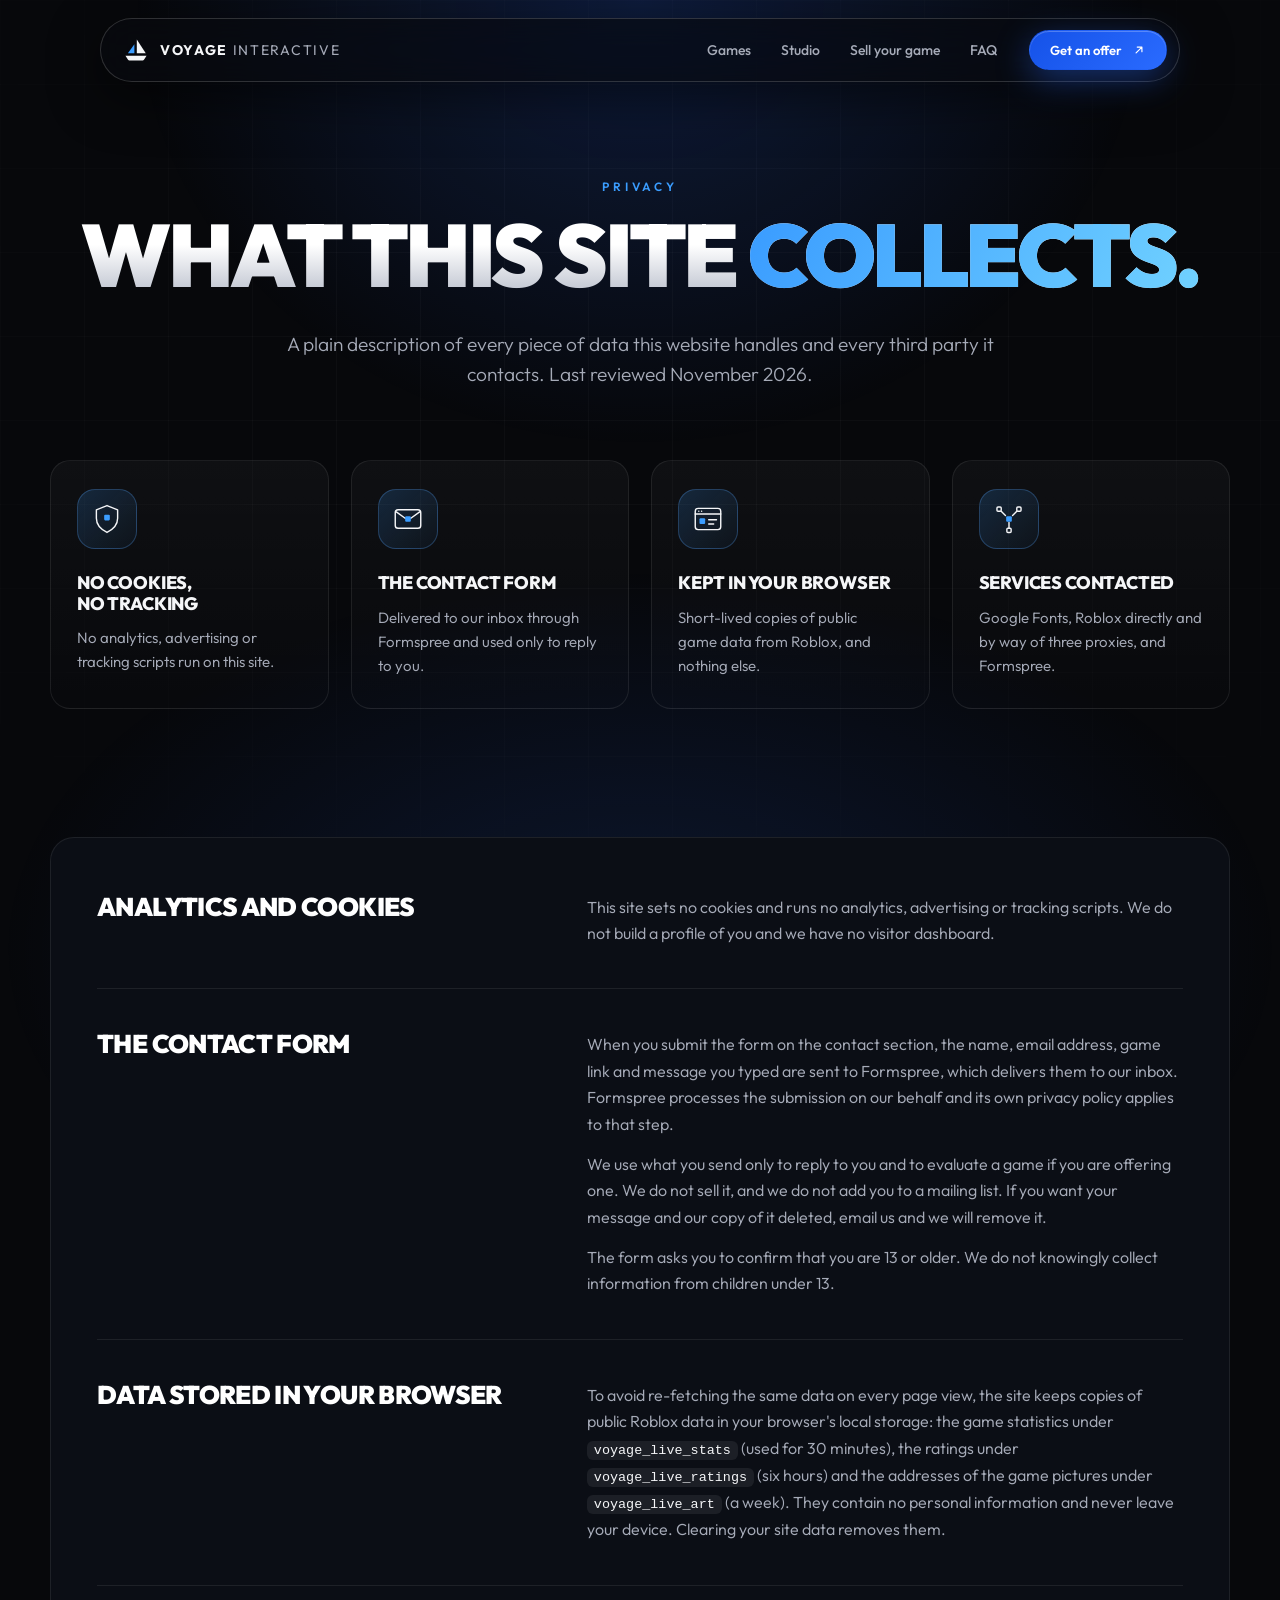
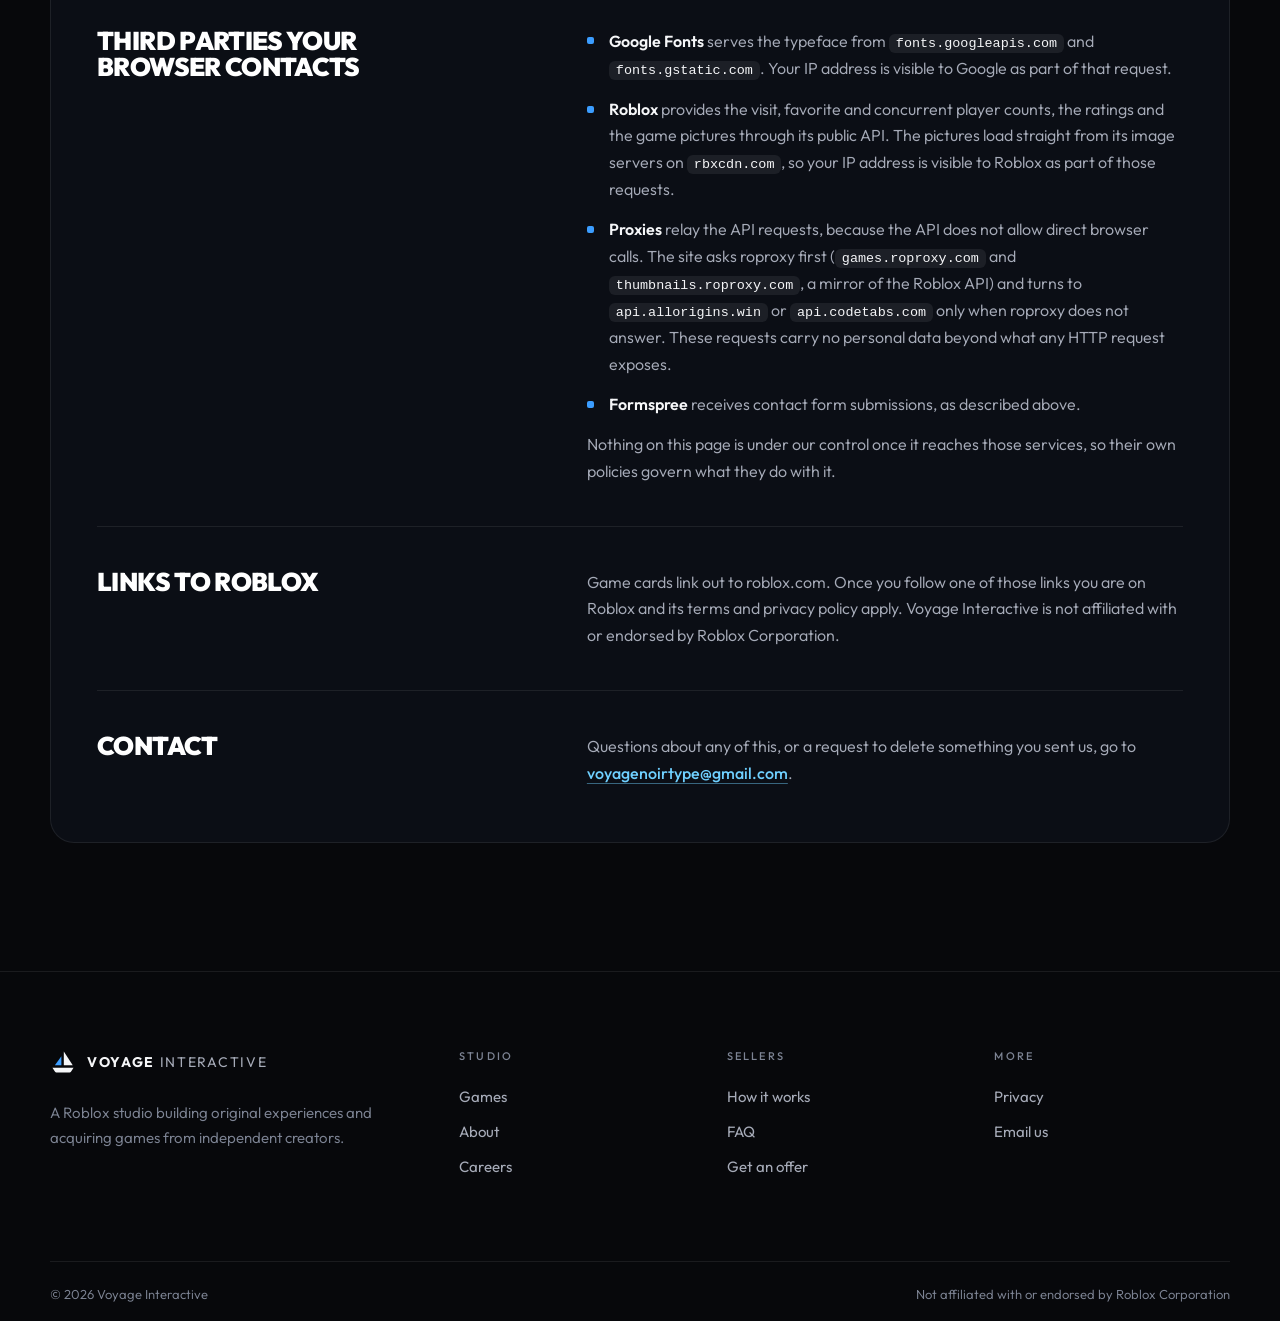
<file: privacy.html>
<!DOCTYPE html>
<html lang="en">
<head>
  <meta charset="UTF-8" />
  <meta name="viewport" content="width=device-width, initial-scale=1.0" />
  <title>Privacy | Voyage Interactive</title>
  <meta name="description" content="What this website collects, which third party services it contacts, and what we do with anything you send through the contact form." />
  <meta name="theme-color" content="#07080b" />
  <meta name="robots" content="index, follow" />
  <link rel="canonical" href="https://voyage-interactive.com/privacy.html" />
  <link rel="icon" type="image/svg+xml" href="favicon.svg?v=c1fb55d5" />
  <link rel="apple-touch-icon" href="apple-touch-icon.png?v=7cc29d2b" />
  <link rel="preconnect" href="https://fonts.googleapis.com" />
  <link rel="preconnect" href="https://fonts.gstatic.com" crossorigin />
  <link href="https://fonts.googleapis.com/css2?family=Outfit:wght@300..900&display=swap" rel="stylesheet" />
  <link rel="stylesheet" href="css/style.css?v=fbaf7f4b" />
</head>
<body>

<!-- icons:start (generated from img/icons.svg, edit that file and run tools/sync-icons.mjs) -->
<svg class="sprite" width="0" height="0" aria-hidden="true" focusable="false">
  <symbol id="logo" viewBox="0 0 32 32"><path class="ink" d="M17 3v17h11z"/><path class="blk" d="M14 9v11H6z"/><path class="ink" d="M3 23h26l-3.2 5.1a2 2 0 0 1-1.7.9H7.9a2 2 0 0 1-1.7-.9z"/></symbol>
  <symbol id="i-arrow-right" viewBox="0 0 24 24"><path d="M5 12h14M13 6l6 6-6 6"/></symbol>
  <symbol id="i-arrow-up-right" viewBox="0 0 24 24"><path d="M7 17 17 7M9 7h8v8"/></symbol>
  <symbol id="i-chevron-down" viewBox="0 0 24 24"><path d="M6 9l6 6 6-6"/></symbol>
  <symbol id="i-menu" viewBox="0 0 24 24"><path d="M4 8h16M4 16h16"/></symbol>
  <symbol id="i-close" viewBox="0 0 24 24"><path d="M6 6l12 12M18 6 6 18"/></symbol>
  <symbol id="i-check" viewBox="0 0 24 24"><path d="M5 12.5l4.5 4.5L19 7.5"/></symbol>
  <symbol id="i-alert" viewBox="0 0 24 24"><path d="M12 4l9 16H3zM12 10v4M12 17h.01"/></symbol>
  <symbol id="i-info" viewBox="0 0 24 24"><circle cx="12" cy="12" r="9"/><path d="M12 11v6M12 7.5h.01"/></symbol>
  <symbol id="i-mail" viewBox="0 0 24 24"><rect x="3" y="5" width="18" height="14" rx="2.5"/><path d="M4 7.5l8 5.5 8-5.5"/></symbol>
  <symbol id="i-sort" viewBox="0 0 24 24"><path d="M4 7h16M4 12h11M4 17h6"/></symbol>
  <symbol id="p-retention" viewBox="0 0 48 48"><path d="M7 7v34h34M12 12c1 10 6 17 16 17h4"/><rect class="blk" x="33" y="25" width="8" height="8" rx="1.5"/></symbol>
  <symbol id="p-cadence" viewBox="0 0 48 48"><rect x="8" y="11" width="32" height="29" rx="4"/><path d="M8 19h32M16 7v8M32 7v8M16 27h.01M22 27h.01M16 34h.01M24 34h.01M32 34h.01"/><rect class="blk" x="28" y="23" width="8" height="8" rx="1.5"/></symbol>
  <symbol id="p-tag" viewBox="0 0 48 48"><path d="M10 8h15l16 16-17 17L8 25V10a2 2 0 0 1 2-2zM15 15h.01"/><rect class="blk" x="21" y="21" width="8" height="8" rx="1.5"/></symbol>
  <symbol id="p-community" viewBox="0 0 48 48"><path d="M11 9h26a4 4 0 0 1 4 4v16a4 4 0 0 1-4 4H21l-8 7v-7h-2a4 4 0 0 1-4-4V13a4 4 0 0 1 4-4z"/><path class="ink" d="M14 19h4v4h-4zM22 19h4v4h-4z"/><rect class="blk" x="30" y="19" width="4" height="4"/></symbol>
  <symbol id="p-send" viewBox="0 0 48 48"><rect x="6" y="11" width="36" height="26" rx="4"/><path d="M7.5 14l12.5 9M40.5 14 28 23"/><rect class="blk" x="20" y="20" width="8" height="8" rx="1.5"/></symbol>
  <symbol id="p-review" viewBox="0 0 48 48"><circle cx="21" cy="21" r="13"/><path d="M31 31l10 10"/><rect class="blk" x="17" y="17" width="8" height="8" rx="1.5"/></symbol>
  <symbol id="p-offer" viewBox="0 0 48 48"><path d="M18 24h7l6-10h9M25 24l6 10h9M36 10l4 4-4 4M36 30l4 4-4 4"/><rect class="blk" x="7" y="19" width="10" height="10" rx="2"/></symbol>
  <symbol id="p-handover" viewBox="0 0 48 48"><path d="M17 26V6M18 7l18 6-18 6"/><rect class="blk" x="9" y="27" width="16" height="16" rx="2.5"/></symbol>
  <symbol id="p-shield" viewBox="0 0 48 48"><path d="M24 5l15 6v12c0 9-6 15.5-15 20-9-4.5-15-11-15-20V11z"/><rect class="blk" x="20" y="18" width="8" height="8" rx="1.5"/></symbol>
  <symbol id="p-browser" viewBox="0 0 48 48"><rect x="6" y="9" width="36" height="30" rx="4"/><path d="M6 17h36M11 13h.01M15 13h.01M25 25h11M25 31h7"/><rect class="blk" x="12" y="23" width="8" height="8" rx="1.5"/></symbol>
  <symbol id="p-network" viewBox="0 0 48 48"><rect x="7" y="7" width="6" height="6" rx="1.5"/><rect x="35" y="7" width="6" height="6" rx="1.5"/><rect x="21" y="37" width="6" height="6" rx="1.5"/><path d="M19 19l-6-6M29 19l6-6M24 29v8"/><rect class="blk" x="20" y="20" width="8" height="8" rx="1.5"/></symbol>
</svg>
<!-- icons:end -->

<a class="skip-link" href="#main">Skip to content</a>

<header class="nav-bar" id="header">
  <a href="index.html" class="brand" aria-label="Voyage Interactive, home">
    <svg class="icon brand-mark" aria-hidden="true"><use href="#logo"/></svg>
    <span class="brand-name">Voyage <span>Interactive</span></span>
  </a>

  <nav class="nav-links" aria-label="Primary">
    <a href="games.html">Games</a>
    <a href="index.html#studio">Studio</a>
    <a href="index.html#acquisitions">Sell your game</a>
    <a href="index.html#faq">FAQ</a>
  </nav>

  <div class="nav-actions">
    <a href="index.html#contact" class="btn btn--primary btn--sm">
      Get an offer
      <svg class="icon" aria-hidden="true"><use href="#i-arrow-up-right"/></svg>
    </a>
    <button class="icon-btn menu-toggle" type="button" id="menuToggle" aria-label="Open menu" aria-expanded="false" aria-controls="mobileNav">
      <svg class="icon icon-menu" aria-hidden="true"><use href="#i-menu"/></svg>
      <svg class="icon icon-close" aria-hidden="true"><use href="#i-close"/></svg>
    </button>
  </div>
</header>

<nav class="mobile-nav" id="mobileNav" aria-label="Mobile">
  <a href="games.html">Games</a>
  <a href="index.html#studio">Studio</a>
  <a href="index.html#acquisitions">Sell your game</a>
  <a href="index.html#faq">FAQ</a>
  <a href="index.html#contact" class="btn btn--primary">Get an offer</a>
</nav>

<main id="main">
  <section class="page-head">
    <div class="container">
      <p class="kicker">Privacy</p>
      <h1>What this site <span class="accent">collects.</span></h1>
      <p class="lede">
        A plain description of every piece of data this website handles and every third
        party it contacts. Last reviewed November 2026.
      </p>

      <!-- the short version; the card below gives the detail -->
      <ul class="features" aria-label="Summary">
        <li class="feature">
          <span class="pict"><svg class="icon" aria-hidden="true"><use href="#p-shield"/></svg></span>
          <h2 class="h3">No cookies, no tracking</h2>
          <p>No analytics, advertising or tracking scripts run on this site.</p>
        </li>
        <li class="feature">
          <span class="pict"><svg class="icon" aria-hidden="true"><use href="#p-send"/></svg></span>
          <h2 class="h3">The contact form</h2>
          <p>Delivered to our inbox through Formspree and used only to reply to you.</p>
        </li>
        <li class="feature">
          <span class="pict"><svg class="icon" aria-hidden="true"><use href="#p-browser"/></svg></span>
          <h2 class="h3">Kept in your browser</h2>
          <p>Short-lived copies of public game data from Roblox, and nothing else.</p>
        </li>
        <li class="feature">
          <span class="pict"><svg class="icon" aria-hidden="true"><use href="#p-network"/></svg></span>
          <h2 class="h3">Services contacted</h2>
          <p>Google Fonts, Roblox directly and by way of three proxies, and Formspree.</p>
        </li>
      </ul>
    </div>
  </section>

  <section class="section">
    <div class="container">
      <div class="policy">

        <div class="policy-row">
          <h2>Analytics and cookies</h2>
          <div class="prose">
            <p>
              This site sets no cookies and runs no analytics, advertising or tracking scripts.
              We do not build a profile of you and we have no visitor dashboard.
            </p>
          </div>
        </div>

        <div class="policy-row">
          <h2>The contact form</h2>
          <div class="prose">
            <p>
              When you submit the form on the contact section, the name, email address, game link
              and message you typed are sent to Formspree, which delivers them to our inbox.
              Formspree processes the submission on our behalf and its own privacy policy applies
              to that step.
            </p>
            <p>
              We use what you send only to reply to you and to evaluate a game if you are offering
              one. We do not sell it, and we do not add you to a mailing list. If you want your
              message and our copy of it deleted, email us and we will remove it.
            </p>
            <p>
              The form asks you to confirm that you are 13 or older. We do not knowingly collect
              information from children under 13.
            </p>
          </div>
        </div>

        <div class="policy-row">
          <h2>Data stored in your browser</h2>
          <div class="prose">
            <p>
              To avoid re-fetching the same data on every page view, the site keeps copies of
              public Roblox data in your browser's local storage: the game statistics under
              <code>voyage_live_stats</code> (used for 30 minutes), the ratings under
              <code>voyage_live_ratings</code> (six hours) and the addresses of the game
              pictures under <code>voyage_live_art</code> (a week). They contain no personal
              information and never leave your device. Clearing your site data removes them.
            </p>
          </div>
        </div>

        <div class="policy-row">
          <h2>Third parties your browser contacts</h2>
          <div class="prose">
            <ul>
              <li>
                <b>Google Fonts</b> serves the typeface from <code>fonts.googleapis.com</code>
                and <code>fonts.gstatic.com</code>. Your IP address is visible to Google as part
                of that request.
              </li>
              <li>
                <b>Roblox</b> provides the visit, favorite and concurrent player counts, the
                ratings and the game pictures through its public API. The pictures load
                straight from its image servers on <code>rbxcdn.com</code>, so your IP address
                is visible to Roblox as part of those requests.
              </li>
              <li>
                <b>Proxies</b> relay the API requests, because the API does not allow direct
                browser calls. The site asks roproxy first (<code>games.roproxy.com</code> and
                <code>thumbnails.roproxy.com</code>, a mirror of the Roblox API) and turns to
                <code>api.allorigins.win</code> or <code>api.codetabs.com</code> only when
                roproxy does not answer. These requests carry no personal data beyond what any
                HTTP request exposes.
              </li>
              <li>
                <b>Formspree</b> receives contact form submissions, as described above.
              </li>
            </ul>
            <p>
              Nothing on this page is under our control once it reaches those services, so their
              own policies govern what they do with it.
            </p>
          </div>
        </div>

        <div class="policy-row">
          <h2>Links to Roblox</h2>
          <div class="prose">
            <p>
              Game cards link out to roblox.com. Once you follow one of those links you are on
              Roblox and its terms and privacy policy apply. Voyage Interactive is not affiliated
              with or endorsed by Roblox Corporation.
            </p>
          </div>
        </div>

        <div class="policy-row">
          <h2>Contact</h2>
          <div class="prose">
            <p>
              Questions about any of this, or a request to delete something you sent us, go to
              <a href="mailto:voyagenoirtype@gmail.com">voyagenoirtype@gmail.com</a>.
            </p>
          </div>
        </div>

      </div>
    </div>
  </section>
</main>

<footer class="footer">
  <div class="container footer-top">
    <div class="footer-brand">
      <a href="index.html" class="brand" aria-label="Voyage Interactive, home">
        <svg class="icon brand-mark" aria-hidden="true"><use href="#logo"/></svg>
        <span class="brand-name">Voyage <span>Interactive</span></span>
      </a>
      <p>A Roblox studio building original experiences and acquiring games from independent creators.</p>
    </div>

    <div class="footer-col">
      <h4 class="label">Studio</h4>
      <a href="games.html">Games</a>
      <a href="index.html#studio">About</a>
      <a href="mailto:voyagenoirtype@gmail.com?subject=Working%20with%20Voyage">Careers</a>
    </div>

    <div class="footer-col">
      <h4 class="label">Sellers</h4>
      <a href="index.html#acquisitions">How it works</a>
      <a href="index.html#faq">FAQ</a>
      <a href="index.html#contact">Get an offer</a>
    </div>

    <div class="footer-col">
      <h4 class="label">More</h4>
      <a href="privacy.html" aria-current="page">Privacy</a>
      <a href="mailto:voyagenoirtype@gmail.com">Email us</a>
    </div>
  </div>

  <div class="container footer-bottom">
    <p>&copy; <span id="year">2026</span> Voyage Interactive</p>
    <p>Not affiliated with or endorsed by Roblox Corporation</p>
  </div>
</footer>

<script src="js/script.js?v=ab7e600d"></script>
</body>
</html>
</file>
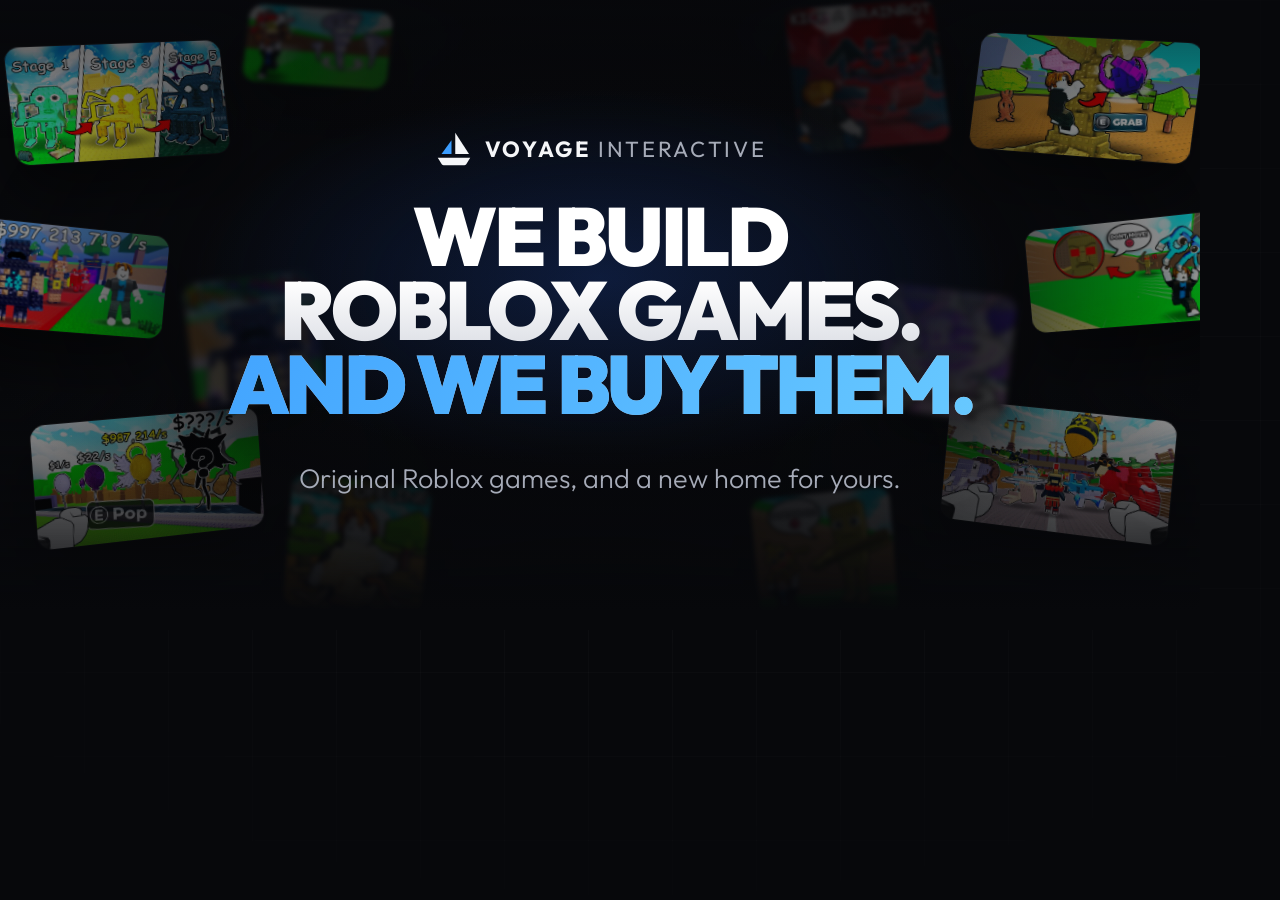
<file: tools/social-preview.html>
<!doctype html>
<html lang="en">
<head>
<meta charset="utf-8">
<meta name="robots" content="noindex">
<title>Social preview source | Voyage Interactive</title>
<!--
  Source for the two bitmap images the site needs. Not linked from anywhere.

    preview.png            1200 x 630   link preview on Discord, X, etc.
    apple-touch-icon.png    180 x 180   home screen icon, add ?touch=1

  To regenerate, serve the site locally and screenshot this page at exactly
  that size, for example with Chrome:

    chrome --headless=new --window-size=1200,630 --screenshot=preview.png
           http://localhost:4173/tools/social-preview.html

  The art uses the same twelve places as the hero on the home page; change
  the files below when the line-up changes.

  The screenshot comes out at about 570 KB. The copy in the site was then
  reduced to a dithered 256-colour palette (about 260 KB), which looks the
  same at this size and keeps link previews quick to load.
-->
<link rel="stylesheet" href="https://fonts.googleapis.com/css2?family=Outfit:wght@300..900&display=swap">
<link rel="stylesheet" href="../css/style.css">
<style>
  html, body { width: 1200px; height: 630px; overflow: hidden; background: var(--bg); }
  .hero { height: 630px; min-height: 0; padding: 0; justify-content: center; }
  .hero-inner { width: auto; }
  .wall-tile { animation: none; }
  .og-brand { display: flex; justify-content: center; margin-bottom: 30px; }
  .brand-mark { width: 40px; height: 40px; }
  .brand-name { font-size: 22px; }
  .hero h1 { font-size: 82px; }
  .og-line { margin-top: 26px; font-size: 27px; font-weight: 300; color: var(--text-2); }

  /* ?touch=1: just the mark on the blue tile, square (phones round the corners themselves) */
  .touch, .touch body { width: 180px; height: 180px; }
  .touch body::before, .touch .hero { display: none; }
  .touch-mark { display: none; }
  .touch .touch-mark { display: block; width: 180px; height: 180px; }
</style>
<script>
  if (new URLSearchParams(location.search).get('touch')) document.documentElement.classList.add('touch');
</script>
</head>
<body>
<svg class="sprite" width="0" height="0" aria-hidden="true">
  <symbol id="logo" viewBox="0 0 32 32"><path class="ink" d="M17 3v17h11z"/><path class="blk" d="M14 9v11H6z"/><path class="ink" d="M3 23h26l-3.2 5.1a2 2 0 0 1-1.7.9H7.9a2 2 0 0 1-1.7-.9z"/></symbol>
</svg>

<div class="hero">
  <div class="hero-wall">
    <div class="wall-tile"><img src="../img/games/kick-a-brainrot-cover.webp" alt=""></div>
    <div class="wall-tile"><img src="../img/games/steal-a-mob-cover.webp" alt=""></div>
    <div class="wall-tile"><img src="../img/games/brainrot-balloon-cover.webp" alt=""></div>
    <div class="wall-tile"><img src="../img/games/grow-trees-cover.webp" alt=""></div>
    <div class="wall-tile"><img src="../img/games/dont-move-for-brainrots-cover.webp" alt=""></div>
    <div class="wall-tile"><img src="../img/games/explode-a-brainrot-cover.webp" alt=""></div>
    <div class="wall-tile"><img src="../img/games/brainrot-disaster-survival-cover.webp" alt=""></div>
    <div class="wall-tile wall-tile--sq"><img src="../img/games/kick-a-brainrot.webp" alt=""></div>
    <div class="wall-tile wall-tile--sq"><img src="../img/games/steal-a-mob.webp" alt=""></div>
    <div class="wall-tile wall-tile--sq"><img src="../img/games/brainrot-balloon.webp" alt=""></div>
    <div class="wall-tile wall-tile--sq"><img src="../img/games/grow-trees.webp" alt=""></div>
    <div class="wall-tile wall-tile--sq"><img src="../img/games/dont-move-for-brainrots.webp" alt=""></div>
  </div>

  <div class="hero-inner">
    <div class="og-brand"><span class="brand"><svg class="icon brand-mark"><use href="#logo"/></svg><span class="brand-name">Voyage <span>Interactive</span></span></span></div>
    <h1><span>We build</span> <span>Roblox games.</span> <span class="accent">And we buy them.</span></h1>
    <p class="og-line">Original Roblox games, and a new home for yours.</p>
  </div>
</div>

<!-- the favicon without its rounded corners, with more room around the mark -->
<svg class="touch-mark" viewBox="0 0 32 32">
  <defs><linearGradient id="g" x1="0" y1="0" x2="1" y2="1"><stop offset="0" stop-color="#1552e8"/><stop offset="1" stop-color="#2a7bff"/></linearGradient></defs>
  <rect width="32" height="32" fill="url(#g)"/>
  <g transform="translate(16 16) scale(0.6) translate(-16 -16.5)" fill="#fff">
    <path d="M17 3v17h11z"/>
    <path d="M14 9v11H6z" fill-opacity="0.72"/>
    <path d="M3 23h26l-3.2 5.1a2 2 0 0 1-1.7.9H7.9a2 2 0 0 1-1.7-.9z"/>
  </g>
</svg>
</body>
</html>
</file>
<file: css/style.css>
/* =============================================================
   Voyage Interactive

   A dark stage for bright game art. The page is near-black with a
   faint grid and a few blue glows; type is Outfit, set in heavy
   tight capitals for titles and light weight for reading; there is
   one accent, blue, used for the line that matters in each title,
   the lead number on each card, and the main button.

   Icons live in img/icons.svg and are inlined at the top of each
   page; see the notes in that file.
   ============================================================= */

*, *::before, *::after { box-sizing: border-box; margin: 0; padding: 0; }

:root {
  color-scheme: dark;

  --bg:        #07080b;   /* page */
  --card:      #0b0e15;   /* cards */
  --card-2:    #10141d;   /* raised inside a card */
  --field:     #090b11;   /* inputs */
  --line:      rgba(255, 255, 255, 0.08);
  --line-2:    rgba(255, 255, 255, 0.16);
  --line-blue: rgba(88, 166, 255, 0.28);

  --text:      #f5f6f8;
  --text-2:    #a6abb8;
  --text-3:    #7d8494;

  --blue-deep: #1552e8;   /* button fill, dark end */
  --blue:      #2a6bff;   /* button fill, light end: white text still reads on it */
  --sky:       #3b9dff;   /* the accent in type, numbers and icons */
  --sky-2:     #6fd0ff;
  --green:     #3ddc84;
  --amber:     #f5b83d;
  --danger:    #ff9d94;
  --ok-bg:     rgba(61, 220, 132, 0.1);
  --error-bg:  rgba(255, 120, 108, 0.12);

  --r-s:   12px;
  --r-m:   16px;
  --r-l:   20px;
  --r-xl:  24px;

  --gutter:  32px;
  --maxw:    1180px;
  --section: clamp(80px, 10vw, 148px);
  --nav:     64px;

  --font: 'Outfit', ui-sans-serif, system-ui, -apple-system, 'Segoe UI', Roboto, 'Helvetica Neue', Arial, sans-serif;
  --mono: ui-monospace, 'Cascadia Code', 'SF Mono', Menlo, Consolas, monospace;

  --ease: cubic-bezier(0.2, 0.8, 0.2, 1);
}

html {
  scroll-behavior: smooth;
  scroll-padding-top: calc(var(--nav) + 48px);
  -webkit-text-size-adjust: 100%;
  background: var(--bg);
}

body {
  position: relative;
  font-family: var(--font);
  font-size: 1.0625rem;
  font-weight: 350;
  line-height: 1.65;
  color: var(--text-2);
  -webkit-font-smoothing: antialiased;
  overflow-x: clip;
}

/* A faint grid behind everything, fixed, fading out towards the edges. */
body::before {
  content: '';
  position: fixed;
  inset: 0;
  z-index: -1;
  pointer-events: none;
  background:
    linear-gradient(rgba(255, 255, 255, 0.026) 1px, transparent 1px) 0 0 / 100% 84px,
    linear-gradient(90deg, rgba(255, 255, 255, 0.026) 1px, transparent 1px) 0 0 / 84px 100%;
  -webkit-mask-image: radial-gradient(ellipse 80% 70% at 50% 40%, #000 30%, transparent 100%);
  mask-image: radial-gradient(ellipse 80% 70% at 50% 40%, #000 30%, transparent 100%);
}

a { color: inherit; text-decoration: none; }
ul, ol { list-style: none; }
img, svg { display: block; max-width: 100%; }
img { height: auto; }
[hidden] { display: none !important; }
button, input, textarea, select { font: inherit; color: inherit; }

::selection { background: var(--blue); color: #fff; }

:focus-visible {
  outline: 2px solid var(--sky-2);
  outline-offset: 3px;
  border-radius: var(--r-s);
}
:focus:not(:focus-visible) { outline: none; }

.sr-only {
  position: absolute;
  width: 1px; height: 1px;
  padding: 0; margin: -1px;
  overflow: hidden;
  clip: rect(0 0 0 0);
  white-space: nowrap;
}

.skip-link {
  position: absolute;
  left: 16px; top: -80px;
  z-index: 200;
  background: #fff;
  color: #07080b;
  font-weight: 600;
  padding: 12px 18px;
  border-radius: 999px;
  transition: top 0.16s var(--ease);
}
.skip-link:focus { top: 12px; }

/* ---------- Icons ---------- */
/* The sprite itself takes no space; each use is an <svg class="icon">. */
.sprite { position: absolute; width: 0; height: 0; overflow: hidden; }

.icon {
  display: inline-block;
  width: 1.25em; height: 1.25em;
  flex: none;
  fill: none;
  stroke: currentColor;
  stroke-width: 1.75;
  stroke-linecap: round;
  stroke-linejoin: round;
}
/* inside the sprite: the block, and the few solid shapes */
.blk { fill: var(--block, var(--sky)); stroke: none; }
.ink { fill: currentColor; stroke: none; }

/* a pictogram in its tile */
.pict {
  display: grid;
  place-items: center;
  width: 60px; height: 60px;
  color: var(--text);
  background: linear-gradient(135deg, rgba(59, 157, 255, 0.18), rgba(59, 157, 255, 0.04));
  border: 1px solid var(--line-blue);
  border-radius: 18px;
}
.pict .icon { width: 34px; height: 34px; stroke-width: 2; }

/* ---------- Layout ---------- */
.container {
  width: min(100% - var(--gutter) * 2, var(--maxw));
  margin-inline: auto;
}

.section { position: relative; padding-block: var(--section); }
/* A soft light behind the top of each section, so the page is never flat
   black. The ellipse reaches full transparency inside its own box, which
   is why it can hang above the section without showing an edge. */
.section::before {
  content: '';
  position: absolute;
  left: 0; right: 0; top: -140px;
  height: 760px;
  z-index: -1;
  pointer-events: none;
  background: radial-gradient(ellipse 50% 50% at 50% 50%, rgba(42, 107, 255, 0.15), transparent 100%);
}

/* the block that opens a section: small blue line, big title, grey line */
.section-head { max-width: 860px; margin: 0 auto clamp(40px, 5vw, 64px); text-align: center; }
.section-head .lede { margin: 22px auto 0; }

/* ---------- Type ---------- */
h1, h2, h3, h4 { color: var(--text); text-wrap: balance; }

/* titles: heavy tight capitals */
h1, h2 {
  font-weight: 900;
  line-height: 0.94;
  letter-spacing: -0.04em;
  text-transform: uppercase;
  color: var(--text);
}
h2 { font-size: clamp(2.25rem, 5.6vw, 4.5rem); }
.accent { color: var(--sky); }

/* where text can be filled with a gradient, titles fade to silver and
   the accent runs from blue to cyan */
@supports ((-webkit-background-clip: text) or (background-clip: text)) {
  h1, h2 {
    background: linear-gradient(180deg, #ffffff 35%, #b4bac8 100%);
    -webkit-background-clip: text;
    background-clip: text;
    color: transparent;
  }
  .accent {
    background: linear-gradient(120deg, var(--sky) 5%, var(--sky-2) 95%);
    -webkit-background-clip: text;
    background-clip: text;
    color: transparent;
  }
  /* descenders and the tight line height would otherwise be clipped */
  h1, h2, .accent { padding-bottom: 0.06em; }
}

h3, .h3 {
  font-size: 1.125rem;
  font-weight: 800;
  line-height: 1.15;
  letter-spacing: -0.01em;
  text-transform: uppercase;
  color: var(--text);
  background: none;
  -webkit-background-clip: border-box;
  background-clip: border-box;
  padding-bottom: 0;
}

p { text-wrap: pretty; }

.lede {
  font-size: clamp(1.0625rem, 1.5vw, 1.25rem);
  font-weight: 300;
  line-height: 1.55;
  color: var(--text-2);
  max-width: 58ch;
}

/* the small blue line above a title */
.kicker {
  margin-bottom: 18px;
  font-size: 0.75rem;
  font-weight: 600;
  line-height: 1.4;
  letter-spacing: 0.32em;
  text-transform: uppercase;
  color: var(--sky);
}

/* the small grey line under a number */
.label {
  font-size: 0.6875rem;
  font-weight: 500;
  line-height: 1.4;
  letter-spacing: 0.2em;
  text-transform: uppercase;
  color: var(--text-3);
}

.text-link {
  color: var(--sky-2);
  font-weight: 500;
  text-decoration: underline;
  text-decoration-color: rgba(111, 208, 255, 0.45);
  text-underline-offset: 0.22em;
  transition: text-decoration-color 0.16s var(--ease);
}
.text-link:hover { text-decoration-color: currentColor; }

.note {
  display: flex;
  align-items: flex-start;
  gap: 10px;
  font-size: 0.875rem;
  line-height: 1.55;
  color: var(--text-3);
  max-width: 68ch;
}
.note .icon { width: 17px; height: 17px; margin-top: 3px; }

/* ---------- Buttons ---------- */
.btn {
  display: inline-flex;
  align-items: center;
  justify-content: center;
  gap: 10px;
  min-height: 54px;
  padding: 0 32px;
  font-size: 1rem;
  font-weight: 600;
  line-height: 1;
  white-space: nowrap;
  color: #fff;
  background: rgba(255, 255, 255, 0.04);
  border: 1px solid var(--line-2);
  border-radius: 999px;
  cursor: pointer;
  transition: transform 0.2s var(--ease), box-shadow 0.2s var(--ease),
              background-color 0.2s var(--ease), border-color 0.2s var(--ease);
}
.btn:hover { transform: translateY(-2px); background: rgba(255, 255, 255, 0.09); border-color: rgba(255, 255, 255, 0.32); }
.btn:active { transform: translateY(0); }
.btn[disabled] { opacity: 0.6; cursor: progress; transform: none; }
.btn .icon { width: 17px; height: 17px; stroke-width: 2; transition: transform 0.2s var(--ease); }
.btn:hover .icon { transform: translate(2px, -2px); }
.btn:hover .icon--along { transform: translateX(3px); }

.btn--primary {
  background: linear-gradient(135deg, var(--blue-deep), var(--blue));
  border-color: transparent;
  box-shadow: 0 10px 34px rgba(42, 107, 255, 0.4), inset 0 1px 0 rgba(255, 255, 255, 0.24);
}
.btn--primary:hover {
  background: linear-gradient(135deg, var(--blue-deep), var(--blue));
  border-color: transparent;
  box-shadow: 0 16px 46px rgba(42, 107, 255, 0.58), inset 0 1px 0 rgba(255, 255, 255, 0.24);
}
.btn--sm { min-height: 40px; padding: 0 20px; font-size: 0.8125rem; }
.btn--sm .icon { width: 14px; height: 14px; }

/* ---------- Navigation: a pill floating over the page ---------- */
.nav-bar {
  position: fixed;
  left: 50%; top: 18px;
  z-index: 100;
  display: flex;
  align-items: center;
  gap: 8px;
  width: min(100% - 28px, 1080px);
  height: var(--nav);
  padding: 0 12px 0 22px;
  translate: -50% 0;
  background: rgba(9, 10, 14, 0.72);
  -webkit-backdrop-filter: blur(18px) saturate(150%);
  backdrop-filter: blur(18px) saturate(150%);
  border: 1px solid var(--line-2);
  border-radius: 999px;
  box-shadow: 0 16px 50px rgba(0, 0, 0, 0.5);
}

.brand { display: inline-flex; align-items: center; gap: 11px; color: var(--text); }
.brand-mark { width: 26px; height: 26px; }
.brand-name {
  font-size: 0.875rem;
  font-weight: 700;
  line-height: 1;
  letter-spacing: 0.12em;
  text-transform: uppercase;
  white-space: nowrap;
}
.brand-name span { font-weight: 400; color: var(--text-2); }

.nav-links { display: flex; gap: 2px; margin-left: auto; }
.nav-links a {
  padding: 10px 14px;
  font-size: 0.875rem;
  font-weight: 500;
  line-height: 1;
  color: var(--text-2);
  border-radius: 999px;
  transition: color 0.16s var(--ease), background-color 0.16s var(--ease);
}
.nav-links a:hover { color: #fff; background: rgba(255, 255, 255, 0.07); }
.nav-links a[aria-current='page'] { color: #fff; }

.nav-actions { display: flex; align-items: center; gap: 8px; margin-left: 10px; }

.icon-btn {
  display: inline-flex;
  align-items: center;
  justify-content: center;
  width: 40px; height: 40px;
  flex: none;
  color: #fff;
  background: rgba(255, 255, 255, 0.05);
  border: 1px solid var(--line-2);
  border-radius: 50%;
  cursor: pointer;
  transition: background-color 0.16s var(--ease);
}
.icon-btn:hover { background: rgba(255, 255, 255, 0.12); }
.icon-btn .icon { width: 18px; height: 18px; stroke-width: 2; }

.menu-toggle { display: none; }
.menu-toggle .icon-close { display: none; }
.menu-toggle[aria-expanded='true'] .icon-close { display: block; }
.menu-toggle[aria-expanded='true'] .icon-menu { display: none; }

.mobile-nav {
  display: none;
  position: fixed;
  left: 50%; top: calc(18px + var(--nav) + 10px);
  z-index: 99;
  width: min(100% - 28px, 1080px);
  max-height: calc(100dvh - var(--nav) - 46px);
  overflow-y: auto;
  translate: -50% 0;
  padding: 10px;
  background: rgba(9, 10, 14, 0.94);
  -webkit-backdrop-filter: blur(18px);
  backdrop-filter: blur(18px);
  border: 1px solid var(--line-2);
  border-radius: var(--r-xl);
  box-shadow: 0 30px 70px rgba(0, 0, 0, 0.6);
}
.mobile-nav.is-open { display: block; }
.mobile-nav a:not(.btn) {
  display: flex;
  align-items: center;
  min-height: 54px;
  padding: 0 18px;
  font-size: 1.125rem;
  font-weight: 500;
  color: var(--text);
  border-radius: var(--r-m);
}
.mobile-nav a:not(.btn):hover,
.mobile-nav a[aria-current='page'] { background: rgba(255, 255, 255, 0.06); }
.mobile-nav .btn { display: flex; margin: 10px 4px 4px; }

/* ---------- Hero ---------- */
.hero {
  position: relative;
  isolation: isolate;
  display: flex;
  flex-direction: column;
  justify-content: flex-end;
  min-height: min(100svh, 940px);
  padding-top: calc(var(--nav) + 76px);
  overflow: hidden;
}
.hero-inner { text-align: center; }
/* the longest line ("AND WE BUY THEM.") is about 9.1em wide, so 8.6vw
   per em keeps it on one line down to a phone */
.hero h1 { font-size: clamp(2rem, 8.6vw, 6.25rem); line-height: 0.9; }
.hero h1 span { display: block; }
.hero .lede { margin: clamp(20px, 2.2vw, 30px) auto 0; max-width: 56ch; }
.hero-actions { display: flex; flex-wrap: wrap; justify-content: center; gap: 14px; margin-top: clamp(26px, 2.8vw, 38px); }

/* The wall: the games' own art, tilted back and scattered around the
   edges, dimmed so the title in the middle stays the brightest thing. */
.hero-wall {
  position: absolute;
  inset: 0;
  z-index: -2;
  perspective: 1400px;
  pointer-events: none;
}
.wall-tile {
  position: absolute;
  left: var(--x); top: var(--y);
  width: var(--w);
  aspect-ratio: 16 / 9;
  border-radius: 14px;
  background: #11141c;
  box-shadow: 0 30px 60px rgba(0, 0, 0, 0.6), 0 0 0 1px rgba(255, 255, 255, 0.08);
  overflow: hidden;
  opacity: var(--o, 1);
  filter: brightness(var(--b, 0.62)) blur(var(--blur, 0px));
  transform: rotateX(var(--rx, 0deg)) rotateY(var(--ry, 0deg)) rotateZ(var(--rz, 0deg));
  /* the pointer: --mx and --my run from -1 to 1 (js/script.js) and the tile
     moves against them, up to --depth pixels sideways and two thirds of
     that up and down. Kept apart from transform, which the drift animates. */
  translate:
    calc(var(--mx, 0) * var(--depth, 12) * -1px)
    calc(var(--my, 0) * var(--depth, 12) * -0.66px);
  animation: drift var(--t, 16s) ease-in-out infinite alternate;
}
.wall-tile--sq { aspect-ratio: 1; }
.wall-tile img { width: 100%; height: 100%; object-fit: cover; }
@keyframes drift {
  to { transform: translate3d(0, var(--dy, -14px), 0) rotateX(var(--rx, 0deg)) rotateY(var(--ry, 0deg)) rotateZ(var(--rz, 0deg)); }
}

/* twelve places; the script deals the art into them. --depth is how far a
   tile travels with the pointer: the six sharp ones are near, the six
   blurred ones far away. */
.wall-tile:nth-child(1)  { --x: 1.5%;  --y: 7%;   --w: 17%;   --ry: 20deg;  --rz: -6deg; --t: 17s; --depth: 30; }
.wall-tile:nth-child(2)  { --x: -2%;   --y: 36%;  --w: 15.5%; --ry: 24deg;  --rz: 5deg;  --t: 21s; --dy: 12px; --depth: 24; }
.wall-tile:nth-child(3)  { --x: 3.5%;  --y: 66%;  --w: 18%;   --ry: 18deg;  --rz: -4deg; --t: 19s; --depth: 34; }
.wall-tile:nth-child(4)  { --x: 81.5%; --y: 6%;   --w: 17.5%; --ry: -20deg; --rz: 7deg;  --t: 20s; --dy: 12px; --depth: 32; }
.wall-tile:nth-child(5)  { --x: 86%;   --y: 35%;  --w: 15.5%; --ry: -24deg; --rz: -5deg; --t: 18s; --depth: 24; }
.wall-tile:nth-child(6)  { --x: 79%;   --y: 65%;  --w: 18%;   --ry: -18deg; --rz: 5deg;  --t: 22s; --dy: 12px; --depth: 34; }
.wall-tile:nth-child(7)  { --x: 20.5%; --y: 1%;   --w: 12%;   --rx: 10deg;  --rz: 4deg;  --b: 0.4; --blur: 2px; --t: 24s; --depth: 11; }
.wall-tile:nth-child(8)  { --x: 66%;   --y: 0%;   --w: 12.5%; --rx: 10deg;  --rz: -5deg; --b: 0.4; --blur: 2px; --t: 23s; --depth: 11; }
.wall-tile:nth-child(9)  { --x: 16%;   --y: 44%;  --w: 10.5%; --ry: 14deg;  --rz: -7deg; --b: 0.34; --blur: 3px; --t: 26s; --depth: 8; }
.wall-tile:nth-child(10) { --x: 73.5%; --y: 46%;  --w: 10.5%; --ry: -14deg; --rz: 7deg;  --b: 0.34; --blur: 3px; --t: 25s; --depth: 8; }
.wall-tile:nth-child(11) { --x: 24%;   --y: 76%;  --w: 11.5%; --rx: -8deg;  --rz: 6deg;  --b: 0.36; --blur: 2px; --t: 22s; --depth: 13; }
.wall-tile:nth-child(12) { --x: 63%;   --y: 78%;  --w: 11.5%; --rx: -8deg;  --rz: -6deg; --b: 0.36; --blur: 2px; --t: 27s; --depth: 13; }

/* the dark pool in the middle, a blue light behind the title, and a
   fade into the page at the bottom */
.hero::before {
  content: '';
  position: absolute;
  inset: 0;
  z-index: -1;
  pointer-events: none;
  background:
    linear-gradient(to bottom, rgba(7, 8, 11, 0.55) 0%, transparent 22%, transparent 62%, var(--bg) 97%),
    radial-gradient(ellipse 34% 30% at 50% 44%, rgba(42, 107, 255, 0.2), transparent 100%),
    radial-gradient(ellipse 52% 56% at 50% 46%, rgba(7, 8, 11, 0.94) 30%, rgba(7, 8, 11, 0.5) 68%, transparent 100%);
}

/* ---------- Headline figures ---------- */
.stats {
  display: flex;
  justify-content: center;
  margin-top: clamp(40px, 4.6vw, 68px);
  border-top: 1px solid var(--line);
}
.stat {
  flex: 1 1 0;
  display: flex;
  flex-direction: column-reverse;
  gap: 14px;
  max-width: 360px;
  padding: clamp(22px, 2.4vw, 32px) 16px;
  text-align: center;
  border-left: 1px solid var(--line);
}
.stat:first-child { border-left: 0; }
/* as wide as its text and no wider, so a number counting up (below) can
   start from the figure's own left edge */
.stat dd {
  align-self: center;
  font-size: clamp(2rem, 4.6vw, 3.6rem);
  font-weight: 800;
  line-height: 1;
  letter-spacing: -0.03em;
  color: #fff;
}
.stat--live dd { color: var(--green); }

/* The figures count up from zero (js/games-data.js). They stay out of
   sight until the script takes them over, so the recorded value never
   shows for a moment and then drops to zero. If the script never arrives
   they appear by themselves after three seconds. */
.stat dd { visibility: hidden; animation: appear 0s 3s forwards; }
.stat dd.is-counted { visibility: visible; animation: none; }
@keyframes appear { to { visibility: visible; } }

/* A figure while it counts up. Its own text is the real figure and is
   left in place, unpainted: it holds the final width, so nothing beside
   it moves, and it is what a screen reader hears. The running number
   comes from data-shown and is drawn over it, from the same left edge,
   so it grows to the right and lands exactly on the real one. */
[data-shown] { position: relative; -webkit-text-fill-color: transparent; }
[data-shown]::after {
  content: attr(data-shown);
  content: attr(data-shown) / '';   /* where supported: generated text with no spoken form */
  position: absolute;
  left: 0; top: 0;
  white-space: nowrap;
  -webkit-text-fill-color: currentColor;
}
/* an inline box would place the running number by its font's ascent */
[data-count] { display: inline-block; }

/* ---------- Games ---------- */
/* The most played game gets a card of its own, art on the left. */
.flagship {
  display: grid;
  grid-template-columns: minmax(0, 1.62fr) minmax(0, 1fr);
  margin-bottom: 26px;
  background: radial-gradient(130% 150% at 100% 0%, #12284f 0%, #0a1226 46%, #080b13 100%);
  border: 1px solid var(--line-blue);
  border-radius: var(--r-xl);
  box-shadow: 0 30px 80px rgba(0, 0, 0, 0.5), 0 0 90px rgba(42, 107, 255, 0.13);
  overflow: hidden;
  transition: transform 0.3s var(--ease), box-shadow 0.3s var(--ease);
}
/* the blue cards are lighter than the page, so their small grey text is too */
.flagship, .gcard--wide, .callout { --text-3: #97a0b4; }
.flagship:hover { transform: translateY(-4px); box-shadow: 0 40px 90px rgba(0, 0, 0, 0.55), 0 0 110px rgba(42, 107, 255, 0.22); }
.flagship-art { position: relative; min-height: 380px; }
.flagship-art img { position: absolute; inset: 0; width: 100%; height: 100%; object-fit: cover; }
.flagship-art::after {
  content: '';
  position: absolute;
  inset: 0;
  background: linear-gradient(90deg, transparent 62%, #0b1730 100%);
}
.flagship-body {
  display: flex;
  flex-direction: column;
  justify-content: center;
  padding: clamp(26px, 3.4vw, 44px);
}
.flagship-title {
  font-size: clamp(1.75rem, 3.4vw, 2.75rem);
  font-weight: 900;
  line-height: 0.98;
  letter-spacing: -0.03em;
  text-transform: uppercase;
  color: #fff;
}
.flagship .gstats { gap: 22px 34px; margin-top: 26px; }
.flagship .gstat b { font-size: 2rem; }
.flagship .gstat--lead { flex-basis: 100%; }
.flagship .gstat--lead b { font-size: clamp(2.75rem, 4.6vw, 3.6rem); }
.flagship .play { margin-top: 28px; padding-top: 0; }

/* the line above a game's name: its place in the ranking */
.rank {
  display: flex;
  align-items: center;
  gap: 10px;
  margin-bottom: 12px;
  font-size: 0.6875rem;
  font-weight: 600;
  line-height: 1.4;
  letter-spacing: 0.24em;
  text-transform: uppercase;
  color: var(--text-3);
}
.rank b { font-weight: 600; color: var(--sky); }

.games-grid {
  display: grid;
  grid-template-columns: repeat(3, minmax(0, 1fr));
  gap: 26px;
}
.games-grid:empty { min-height: 520px; }

.gcard {
  display: flex;
  flex-direction: column;
  background: var(--card);
  border: 1px solid var(--line);
  border-radius: var(--r-l);
  overflow: hidden;
  transition: transform 0.3s var(--ease), border-color 0.3s var(--ease), box-shadow 0.3s var(--ease);
}
.gcard:hover,
.gcard:focus-visible {
  transform: translateY(-6px);
  border-color: var(--line-blue);
  box-shadow: 0 30px 60px rgba(0, 0, 0, 0.5), 0 0 60px rgba(42, 107, 255, 0.16);
}
.gcard-art { position: relative; aspect-ratio: 16 / 9; overflow: hidden; }
.gcard-art img { width: 100%; height: 100%; object-fit: cover; transition: transform 0.6s var(--ease); }
.gcard:hover .gcard-art img { transform: scale(1.05); }
/* the art melts into the card instead of ending on a hard edge */
.gcard-art::after {
  content: '';
  position: absolute;
  inset: auto 0 0 0;
  height: 42%;
  background: linear-gradient(to bottom, transparent, var(--card));
}
.gcard-body { display: flex; flex-direction: column; flex: 1; padding: 6px 24px 24px; }
.gcard-title {
  font-size: 1.25rem;
  font-weight: 800;
  line-height: 1.1;
  letter-spacing: -0.02em;
  text-transform: uppercase;
  color: #fff;
}
.gcard-desc { margin-top: 12px; font-size: 0.9375rem; line-height: 1.55; color: var(--text-2); }

/* A card left alone on the last row looks unfinished. When that would
   happen the script gives the first card this class, and it takes a row
   of its own, art beside text. */
.gcard--wide {
  grid-column: 1 / -1;
  flex-direction: row;
  background: radial-gradient(130% 150% at 100% 0%, #12284f 0%, #0a1226 46%, #080b13 100%);
  border-color: var(--line-blue);
}
.gcard--wide .gcard-art { flex: 0 0 58%; }
.gcard--wide .gcard-art::after {
  inset: 0 0 0 auto;
  width: 36%; height: auto;
  background: linear-gradient(to right, transparent, #0b1730);
}
.gcard--wide .gcard-body { justify-content: center; padding: clamp(22px, 3.2vw, 44px); }
.gcard--wide .gcard-title { font-size: clamp(1.5rem, 2.8vw, 2.25rem); line-height: 1; }
.gcard--wide .gcard-desc { font-size: 1rem; }
.gcard--wide .gstat--lead b { font-size: clamp(1.9rem, 3.4vw, 2.6rem); }
.gcard--wide .play { margin-top: 26px; padding-top: 0; }

/* a game's figures: the first is the one that counts, in blue */
.gstats { display: flex; flex-wrap: wrap; align-items: flex-end; gap: 16px 28px; margin-top: 20px; }
.gstat { display: flex; flex-direction: column; gap: 8px; }
.gstat b { font-size: 1.5rem; font-weight: 800; line-height: 1; letter-spacing: -0.03em; color: #fff; }
.gstat--lead b { font-size: 1.9rem; color: var(--sky); }
.gstat--up b { color: var(--green); }
.gstat--live b { display: inline-flex; align-items: center; gap: 8px; color: var(--green); }

/* the dot beside anything live */
.live-dot {
  width: 8px; height: 8px;
  flex: none;
  border-radius: 50%;
  background: var(--green);
  box-shadow: 0 0 0 0 rgba(61, 220, 132, 0.5);
  animation: ping 2.4s ease-out infinite;
}
@keyframes ping { 70%, 100% { box-shadow: 0 0 0 9px rgba(61, 220, 132, 0); } }

.play {
  display: inline-flex;
  align-items: center;
  gap: 8px;
  margin-top: auto;
  padding-top: 22px;
  font-size: 0.875rem;
  font-weight: 500;
  color: var(--text-3);
  transition: color 0.2s var(--ease);
}
.play .icon { width: 15px; height: 15px; stroke-width: 2; transition: transform 0.2s var(--ease); }
.gcard:hover .play,
.flagship:hover .play { color: #fff; }
.gcard:hover .play .icon,
.flagship:hover .play .icon { transform: translate(2px, -2px); }

.section-foot {
  display: flex;
  flex-direction: column;
  align-items: center;
  gap: 26px;
  margin-top: clamp(36px, 4.5vw, 56px);
  text-align: left;
}

/* ---------- Studio ---------- */
.studio {
  display: grid;
  grid-template-columns: minmax(0, 1fr) minmax(0, 1fr);
  gap: 28px clamp(40px, 6vw, 88px);
  align-items: end;
}
.studio h2 { font-size: clamp(2.1rem, 4.6vw, 3.75rem); }
.studio-copy p + p { margin-top: 16px; }
.studio-copy .btn { margin-top: 30px; }

.features {
  display: grid;
  grid-template-columns: repeat(4, minmax(0, 1fr));
  gap: 22px;
  margin-top: clamp(44px, 5.5vw, 72px);
}
.feature {
  padding: 28px 26px 30px;
  background: linear-gradient(180deg, rgba(255, 255, 255, 0.035), rgba(255, 255, 255, 0.008));
  border: 1px solid var(--line);
  border-radius: var(--r-l);
  transition: border-color 0.3s var(--ease), transform 0.3s var(--ease);
}
.feature:hover { border-color: var(--line-blue); transform: translateY(-4px); }
.feature h3, .feature .h3 { margin-top: 24px; }
.feature p { margin-top: 12px; font-size: 0.9375rem; line-height: 1.6; color: var(--text-2); }

/* ---------- Selling ---------- */
.steps {
  display: grid;
  grid-template-columns: repeat(4, minmax(0, 1fr));
  gap: 22px;
}
.step {
  position: relative;
  padding: 26px 26px 30px;
  background: var(--card);
  border: 1px solid var(--line);
  border-radius: var(--r-l);
}
.step-top { display: flex; align-items: center; justify-content: space-between; gap: 16px; }
/* the step number, drawn as an outline */
.step-num {
  font-size: 3.4rem;
  font-weight: 900;
  line-height: 1;
  letter-spacing: 0.02em;
  color: var(--sky);
}
/* The fill is the card's own colour, painted over a stroke twice as wide
   as it should look: that hides the half of the stroke inside each digit,
   along with the overlapping contours a variable font has in there. */
@supports (-webkit-text-stroke: 1px #000) {
  .step-num { color: var(--card); -webkit-text-stroke: 3px rgba(111, 208, 255, 0.75); paint-order: stroke fill; }
}
.step h3 { margin-top: 26px; }
.step p { margin-top: 12px; font-size: 0.9375rem; line-height: 1.6; color: var(--text-2); }

.criteria {
  display: grid;
  grid-template-columns: minmax(0, 0.8fr) minmax(0, 2.2fr);
  gap: 24px 40px;
  margin-top: 22px;
  padding: clamp(26px, 3.4vw, 40px);
  background: var(--card);
  border: 1px solid var(--line);
  border-radius: var(--r-l);
}
.criteria > h3 { font-size: 1.375rem; }
.criteria ul { display: grid; grid-template-columns: repeat(3, minmax(0, 1fr)); gap: 26px 30px; }
.criteria li { display: grid; grid-template-columns: auto minmax(0, 1fr); gap: 6px 12px; align-content: start; }
/* a tick in a blue ring */
.tick {
  display: grid;
  place-items: center;
  width: 24px; height: 24px;
  color: var(--sky-2);
  background: rgba(59, 157, 255, 0.14);
  border: 1px solid var(--line-blue);
  border-radius: 50%;
}
.tick .icon { width: 13px; height: 13px; stroke-width: 2.6; }
.criteria h4 { align-self: center; font-size: 1rem; font-weight: 600; line-height: 1.3; }
.criteria p { grid-column: 2; font-size: 0.9375rem; line-height: 1.6; color: var(--text-2); }

.cta-row {
  display: flex;
  flex-wrap: wrap;
  align-items: center;
  justify-content: center;
  gap: 16px 26px;
  margin-top: clamp(36px, 4.5vw, 56px);
}
.cta-row p { color: var(--text-3); }

/* ---------- FAQ ---------- */
.faq-layout {
  display: grid;
  grid-template-columns: minmax(0, 0.9fr) minmax(0, 1.1fr);
  gap: 32px clamp(40px, 6vw, 88px);
  align-items: start;
}
.faq-intro { position: sticky; top: calc(var(--nav) + 56px); }
.faq-intro h2 { font-size: clamp(2.1rem, 4.6vw, 3.75rem); }
.faq-intro .lede { margin-top: 22px; }

.faq { display: grid; gap: 12px; }
.faq details {
  background: var(--card);
  border: 1px solid var(--line);
  border-radius: var(--r-m);
  transition: border-color 0.2s var(--ease);
}
.faq details:hover,
.faq details[open] { border-color: var(--line-blue); }
.faq summary {
  display: flex;
  align-items: center;
  justify-content: space-between;
  gap: 20px;
  padding: 20px 20px 20px 24px;
  font-size: 1.0625rem;
  font-weight: 500;
  line-height: 1.35;
  color: var(--text);
  cursor: pointer;
  list-style: none;
  border-radius: var(--r-m);
}
.faq summary::-webkit-details-marker { display: none; }
/* the round toggle: plus becomes minus as the upright stroke folds flat */
.faq-toggle {
  display: grid;
  place-items: center;
  width: 34px; height: 34px;
  flex: none;
  color: var(--sky-2);
  background: rgba(59, 157, 255, 0.1);
  border: 1px solid var(--line-blue);
  border-radius: 50%;
}
.faq-toggle .icon { width: 16px; height: 16px; stroke-width: 2.2; }
.faq-toggle .v { transform-box: fill-box; transform-origin: center; transition: transform 0.24s var(--ease); }
.faq details[open] .faq-toggle .v { transform: scaleY(0); }
.faq-answer { padding: 0 70px 24px 24px; }
.faq-answer p { font-size: 1rem; color: var(--text-2); max-width: 62ch; }
/* where the browser can animate to an automatic height, answers slide open */
@supports (interpolate-size: allow-keywords) {
  .faq { interpolate-size: allow-keywords; }
  .faq details::details-content {
    block-size: 0;
    overflow: clip;
    transition: block-size 0.28s var(--ease), content-visibility 0.28s allow-discrete;
  }
  .faq details[open]::details-content { block-size: auto; }
}

/* ---------- Contact ---------- */
/* the one card on the page that glows */
.form-card {
  max-width: 780px;
  margin-inline: auto;
  padding: clamp(22px, 4vw, 46px);
  background: linear-gradient(180deg, #0b1122, #080b13);
  border: 1px solid var(--line-blue);
  border-radius: var(--r-xl);
  box-shadow: 0 0 0 1px rgba(42, 107, 255, 0.06), 0 0 100px rgba(42, 107, 255, 0.22), 0 40px 80px rgba(0, 0, 0, 0.5);
}
.form { display: grid; gap: 20px; }
.form-row { display: grid; grid-template-columns: repeat(2, minmax(0, 1fr)); gap: 20px; }
.field { display: grid; gap: 9px; }
.field label { font-size: 0.6875rem; font-weight: 600; letter-spacing: 0.2em; text-transform: uppercase; color: var(--text-2); }
.field .optional { font-weight: 400; color: var(--text-3); }
.field input,
.field textarea {
  width: 100%;
  padding: 15px 17px;
  font-size: 1rem;
  font-weight: 400;
  line-height: 1.4;
  color: var(--text);
  background: var(--field);
  border: 1px solid var(--line-2);
  border-radius: var(--r-s);
  transition: border-color 0.16s var(--ease), box-shadow 0.16s var(--ease);
}
.field textarea { resize: vertical; min-height: 138px; line-height: 1.55; }
.field input::placeholder,
.field textarea::placeholder { color: var(--text-3); opacity: 1; }
.field input:hover,
.field textarea:hover { border-color: rgba(255, 255, 255, 0.28); }
.field input:focus,
.field textarea:focus {
  outline: none;
  border-color: var(--sky);
  box-shadow: 0 0 0 4px rgba(59, 157, 255, 0.18);
}

.consent {
  display: flex;
  align-items: flex-start;
  gap: 12px;
  font-size: 0.9375rem;
  line-height: 1.5;
  color: var(--text-2);
  cursor: pointer;
}
/* a round box, like the choices it sits under */
.consent input {
  appearance: none;
  -webkit-appearance: none;
  width: 22px; height: 22px;
  flex: none;
  margin-top: 1px;
  background: var(--field);
  border: 1px solid var(--line-2);
  border-radius: 50%;
  cursor: pointer;
  transition: border-color 0.16s var(--ease), background-color 0.16s var(--ease);
}
.consent input:hover { border-color: rgba(255, 255, 255, 0.4); }
.consent input:checked {
  background: var(--blue) url("data:image/svg+xml,%3Csvg xmlns='http://www.w3.org/2000/svg' viewBox='0 0 24 24'%3E%3Cpath d='M6 12.5l4 4L18 8' fill='none' stroke='%23fff' stroke-width='3' stroke-linecap='round' stroke-linejoin='round'/%3E%3C/svg%3E") center / 14px no-repeat;
  border-color: var(--blue);
}

/* hidden from people, visible to naive bots */
.hp { position: absolute; left: -9999px; width: 1px; height: 1px; overflow: hidden; }

.form-status {
  display: flex;
  align-items: flex-start;
  gap: 10px;
  padding: 13px 16px;
  font-size: 0.9375rem;
  font-weight: 400;
  line-height: 1.45;
  color: var(--text-2);
  background: rgba(255, 255, 255, 0.04);
  border: 1px solid var(--line);
  border-radius: var(--r-s);
}
.form-status:not([data-state]) .icon,
.form-status[data-state='ok'] .icon-alert,
.form-status[data-state='error'] .icon-check { display: none; }
.form-status .icon { width: 18px; height: 18px; margin-top: 2px; stroke-width: 2; }
.form-status[data-state='ok']    { background: var(--ok-bg); border-color: rgba(61, 220, 132, 0.3); color: var(--green); }
.form-status[data-state='error'] { background: var(--error-bg); border-color: rgba(255, 120, 108, 0.32); color: var(--danger); }

.form-foot { display: flex; flex-wrap: wrap; align-items: center; justify-content: space-between; gap: 16px 24px; }
.contact-direct { margin-top: 30px; text-align: center; color: var(--text-3); }

/* ---------- Callout ---------- */
.callout {
  display: grid;
  grid-template-columns: auto minmax(0, 1fr) auto;
  align-items: center;
  gap: 22px 32px;
  padding: clamp(26px, 3.6vw, 46px);
  background: radial-gradient(120% 160% at 100% 0%, #12284f 0%, #0a1226 46%, #080b13 100%);
  border: 1px solid var(--line-blue);
  border-radius: var(--r-xl);
  box-shadow: 0 0 90px rgba(42, 107, 255, 0.13);
}
.callout h2 { font-size: clamp(1.6rem, 3vw, 2.4rem); }
.callout p { margin-top: 12px; max-width: 54ch; }

/* ---------- Footer ---------- */
.footer { border-top: 1px solid var(--line); }
.footer-top {
  display: grid;
  grid-template-columns: minmax(0, 1.6fr) repeat(3, minmax(0, 1fr));
  gap: 40px 32px;
  padding-block: clamp(48px, 6vw, 80px);
}
.footer-brand p { margin-top: 18px; max-width: 34ch; font-size: 0.9375rem; color: var(--text-3); }
.footer-col h4 { margin-bottom: 16px; }
.footer-col a {
  display: block;
  width: fit-content;
  padding: 5px 0;
  font-size: 0.9375rem;
  font-weight: 400;
  color: var(--text-2);
  transition: color 0.16s var(--ease);
}
.footer-col a:hover { color: #fff; }
.footer-bottom {
  display: flex;
  flex-wrap: wrap;
  justify-content: space-between;
  gap: 8px 24px;
  padding-block: 22px;
  border-top: 1px solid var(--line);
  font-size: 0.8125rem;
  color: var(--text-3);
}

/* ---------- Page head & prose ---------- */
.page-head {
  position: relative;
  padding-top: calc(var(--nav) + clamp(72px, 9vw, 120px));
  text-align: center;
}
.page-head::before {
  content: '';
  position: absolute;
  inset: 0 0 auto 0;
  height: 620px;
  z-index: -1;
  pointer-events: none;
  background: radial-gradient(ellipse 55% 100% at 50% 0%, rgba(42, 107, 255, 0.2), transparent 72%);
}
.page-head h1 { font-size: clamp(2.4rem, 7.2vw, 5.5rem); }
.page-head .lede { margin: clamp(20px, 2.4vw, 28px) auto 0; }
.page-head .features { text-align: left; }

/* a document laid out as rows: heading on the left, text on the right */
.policy {
  padding: clamp(6px, 1.4vw, 14px) clamp(22px, 3.6vw, 48px);
  background: var(--card);
  border: 1px solid var(--line);
  border-radius: var(--r-xl);
}
.policy-row {
  display: grid;
  grid-template-columns: minmax(0, 5fr) minmax(0, 7fr);
  gap: 16px clamp(32px, 5vw, 72px);
  padding-block: clamp(28px, 3.6vw, 42px);
}
.policy-row + .policy-row { border-top: 1px solid var(--line); }
.policy-row h2 { font-size: clamp(1.25rem, 2.1vw, 1.6rem); line-height: 1.02; letter-spacing: -0.025em; }

.prose p, .prose li { font-size: 1rem; color: var(--text-2); max-width: 64ch; }
.prose p + p, .prose ul + p { margin-top: 14px; }
.prose ul { display: grid; gap: 14px; }
/* the block again, as a bullet */
.prose li { position: relative; padding-left: 22px; }
.prose li::before {
  content: '';
  position: absolute;
  left: 0; top: 0.62em;
  width: 7px; height: 7px;
  background: var(--sky);
  border-radius: 2px;
}
.prose a {
  color: var(--sky-2);
  font-weight: 500;
  text-decoration: underline;
  text-decoration-color: rgba(111, 208, 255, 0.45);
  text-underline-offset: 0.22em;
}
.prose a:hover { text-decoration-color: currentColor; }
.prose b { font-weight: 600; color: var(--text); }
.prose code {
  font-family: var(--mono);
  font-size: 0.84em;
  color: var(--text);
  background: rgba(255, 255, 255, 0.07);
  border-radius: 6px;
  padding: 2px 7px;
  overflow-wrap: anywhere;
}

/* ---------- Motion ---------- */
@media (prefers-reduced-motion: reduce) {
  html { scroll-behavior: auto; }
  *, *::before, *::after {
    animation-duration: 0.001ms !important;
    animation-iteration-count: 1 !important;
    transition-duration: 0.001ms !important;
  }
}

/* ---------- Responsive ---------- */
@media (max-width: 1080px) {
  .games-grid { grid-template-columns: repeat(2, minmax(0, 1fr)); }
  .features { grid-template-columns: repeat(2, minmax(0, 1fr)); }
  .steps { grid-template-columns: repeat(2, minmax(0, 1fr)); }
  .criteria { grid-template-columns: minmax(0, 1fr); }
  .footer-top { grid-template-columns: repeat(3, minmax(0, 1fr)); }
  .footer-brand { grid-column: 1 / -1; }
}

@media (max-width: 900px) {
  .nav-links, .nav-actions > .btn { display: none; }
  .nav-actions { margin-left: auto; }
  .menu-toggle { display: inline-flex; }
  .studio, .faq-layout, .policy-row { grid-template-columns: minmax(0, 1fr); }
  .studio { align-items: start; }
  .faq-intro { position: static; }
  .flagship { grid-template-columns: minmax(0, 1fr); }
  .flagship-art { min-height: 0; aspect-ratio: 16 / 9; }
  .flagship-art::after { background: linear-gradient(180deg, transparent 55%, #0a1226 100%); }
  .flagship .gstats { flex-direction: row; }
  .callout { grid-template-columns: minmax(0, 1fr); }
  .callout .btn { justify-self: start; }

  /* the hero no longer fills the screen; the art gets some room above the title */
  .hero { min-height: 0; padding-top: calc(var(--nav) + clamp(84px, 16vw, 150px)); }

  /* six pieces of art, down the two edges */
  .wall-tile:nth-child(n + 7) { display: none; }
  .wall-tile:nth-child(1) { --x: -5%;  --y: 9%;  --w: 30%; }
  .wall-tile:nth-child(2) { --x: -10%; --y: 38%; --w: 27%; }
  .wall-tile:nth-child(3) { --x: -4%;  --y: 66%; --w: 30%; }
  .wall-tile:nth-child(4) { --x: 75%;  --y: 8%;  --w: 30%; }
  .wall-tile:nth-child(5) { --x: 83%;  --y: 37%; --w: 27%; }
  .wall-tile:nth-child(6) { --x: 74%;  --y: 65%; --w: 30%; }
  .hero::before {
    background:
      linear-gradient(to bottom, rgba(7, 8, 11, 0.6) 0%, transparent 22%, transparent 62%, var(--bg) 97%),
      radial-gradient(ellipse 60% 26% at 50% 40%, rgba(42, 107, 255, 0.2), transparent 100%),
      radial-gradient(ellipse 96% 52% at 50% 44%, rgba(7, 8, 11, 0.95) 40%, rgba(7, 8, 11, 0.62) 76%, transparent 100%);
  }
}

@media (max-width: 640px) {
  :root { --gutter: 20px; --nav: 58px; }
  body { font-size: 1rem; }
  .nav-bar { top: 12px; padding-left: 18px; padding-right: 9px; }
  .mobile-nav { top: calc(12px + var(--nav) + 8px); }
  .hero { padding-top: calc(var(--nav) + 84px); }
  .wall-tile:nth-child(1) { --x: -8%;  --y: 9%;  --w: 44%; }
  .wall-tile:nth-child(2) { --x: -16%; --y: 39%; --w: 40%; }
  .wall-tile:nth-child(3) { --x: -6%;  --y: 68%; --w: 44%; }
  .wall-tile:nth-child(4) { --x: 64%;  --y: 8%;  --w: 44%; }
  .wall-tile:nth-child(5) { --x: 76%;  --y: 38%; --w: 40%; }
  .wall-tile:nth-child(6) { --x: 62%;  --y: 67%; --w: 44%; }
  .hero-actions .btn { flex: 1 1 100%; }
  /* four figures go two by two */
  .stats { flex-wrap: wrap; }
  .stat { flex: 1 1 50%; max-width: none; padding: 22px 6px; }
  .stat:nth-child(odd) { border-left: 0; }
  .stat:nth-child(n + 3) { border-top: 1px solid var(--line); }
  /* while "Playing now" is hidden there are three, and they fit on one row */
  .stats:has(.stat[hidden]) { flex-wrap: nowrap; }
  .stats:has(.stat[hidden]) .stat { flex: 1 1 0; border-top: 0; border-left: 1px solid var(--line); }
  .stats:has(.stat[hidden]) .stat:first-child { border-left: 0; }
  .stat .label { letter-spacing: 0.14em; }
  .games-grid { grid-template-columns: minmax(0, 1fr); gap: 20px; }
  .features, .steps, .criteria ul { grid-template-columns: minmax(0, 1fr); }
  .form-row { grid-template-columns: minmax(0, 1fr); }
  .form-foot .btn { width: 100%; }
  .faq summary { padding: 18px 16px 18px 20px; font-size: 1rem; }
  .faq-answer { padding: 0 20px 22px; }
  .section-foot { align-items: stretch; }
  .section-foot .btn { width: 100%; }
  .footer-top { grid-template-columns: repeat(2, minmax(0, 1fr)); }
}
</file>
<file: css/games.css>
/* =============================================================
   Games page
   ============================================================= */

/* the figures sit under the title here, so they need less air above */
.page-head .stats { margin-top: clamp(36px, 4.4vw, 56px); }

/* the list starts close under the headline figures */
.games-list { padding-top: clamp(40px, 5vw, 64px); }

/* ---------- Toolbar ---------- */
.toolbar {
  display: flex;
  flex-wrap: wrap;
  align-items: center;
  justify-content: space-between;
  gap: 16px 24px;
}

/* genre filter: a row of pills, the chosen one filled */
.filter-set { display: flex; flex-wrap: wrap; gap: 8px; }
.filter-btn {
  min-height: 42px;
  padding: 0 20px;
  font-size: 0.875rem;
  font-weight: 500;
  color: var(--text-2);
  background: rgba(255, 255, 255, 0.03);
  border: 1px solid var(--line-2);
  border-radius: 999px;
  cursor: pointer;
  transition: color 0.16s var(--ease), background-color 0.16s var(--ease), border-color 0.16s var(--ease);
}
.filter-btn:hover { color: #fff; border-color: rgba(255, 255, 255, 0.34); }
.filter-btn[aria-pressed='true'] {
  color: #fff;
  font-weight: 600;
  background: linear-gradient(135deg, var(--blue-deep), var(--blue));
  border-color: transparent;
  box-shadow: 0 8px 26px rgba(42, 107, 255, 0.36);
}

.sort { display: inline-flex; align-items: center; gap: 12px; }
.sort > .icon { width: 16px; height: 16px; color: var(--text-3); }
.sort-field { position: relative; }
.sort select {
  appearance: none;
  -webkit-appearance: none;
  min-height: 42px;
  padding: 0 44px 0 20px;
  font-size: 0.875rem;
  font-weight: 500;
  color: #fff;
  background: rgba(255, 255, 255, 0.03);
  border: 1px solid var(--line-2);
  border-radius: 999px;
  cursor: pointer;
  transition: border-color 0.16s var(--ease);
}
.sort select:hover { border-color: rgba(255, 255, 255, 0.34); }
/* native option lists do not inherit the page background everywhere */
.sort option { color: #fff; background: #10141d; }
.sort-field .icon {
  position: absolute;
  right: 16px; top: 50%;
  width: 16px; height: 16px;
  margin-top: -8px;
  color: var(--text-2);
  stroke-width: 2;
  pointer-events: none;
}

.list-meta {
  display: flex;
  flex-wrap: wrap;
  align-items: center;
  justify-content: space-between;
  gap: 10px 24px;
  margin: 26px 0 26px;
}

/* where the numbers came from: grey while loading, green when live,
   amber when the recorded values are standing in */
.source-state {
  display: inline-flex;
  align-items: center;
  gap: 9px;
  font-size: 0.6875rem;
  font-weight: 500;
  line-height: 1.4;
  letter-spacing: 0.2em;
  text-transform: uppercase;
  color: var(--text-3);
}
.source-state::before {
  content: '';
  width: 8px; height: 8px;
  flex: none;
  border-radius: 50%;
  background: var(--text-3);
}
.source-state.is-live { color: var(--green); }
.source-state.is-live::before { background: var(--green); animation: ping 2.4s ease-out infinite; }
.source-state.is-stale { color: var(--amber); }
.source-state.is-stale::before { background: var(--amber); }

@media (max-width: 640px) {
  .toolbar { flex-direction: column; align-items: stretch; }
  /* The chips grow to fill the row, so this padding only decides when
     they wrap: kept small enough that every genre fits on one row on a
     360px phone, instead of the last one stretching alone below. */
  .filter-btn { flex: 1 1 auto; padding-inline: 8px; }
  .sort { justify-content: space-between; }
  .sort-field { flex: 1; }
  .sort select { width: 100%; }
}
</file>
